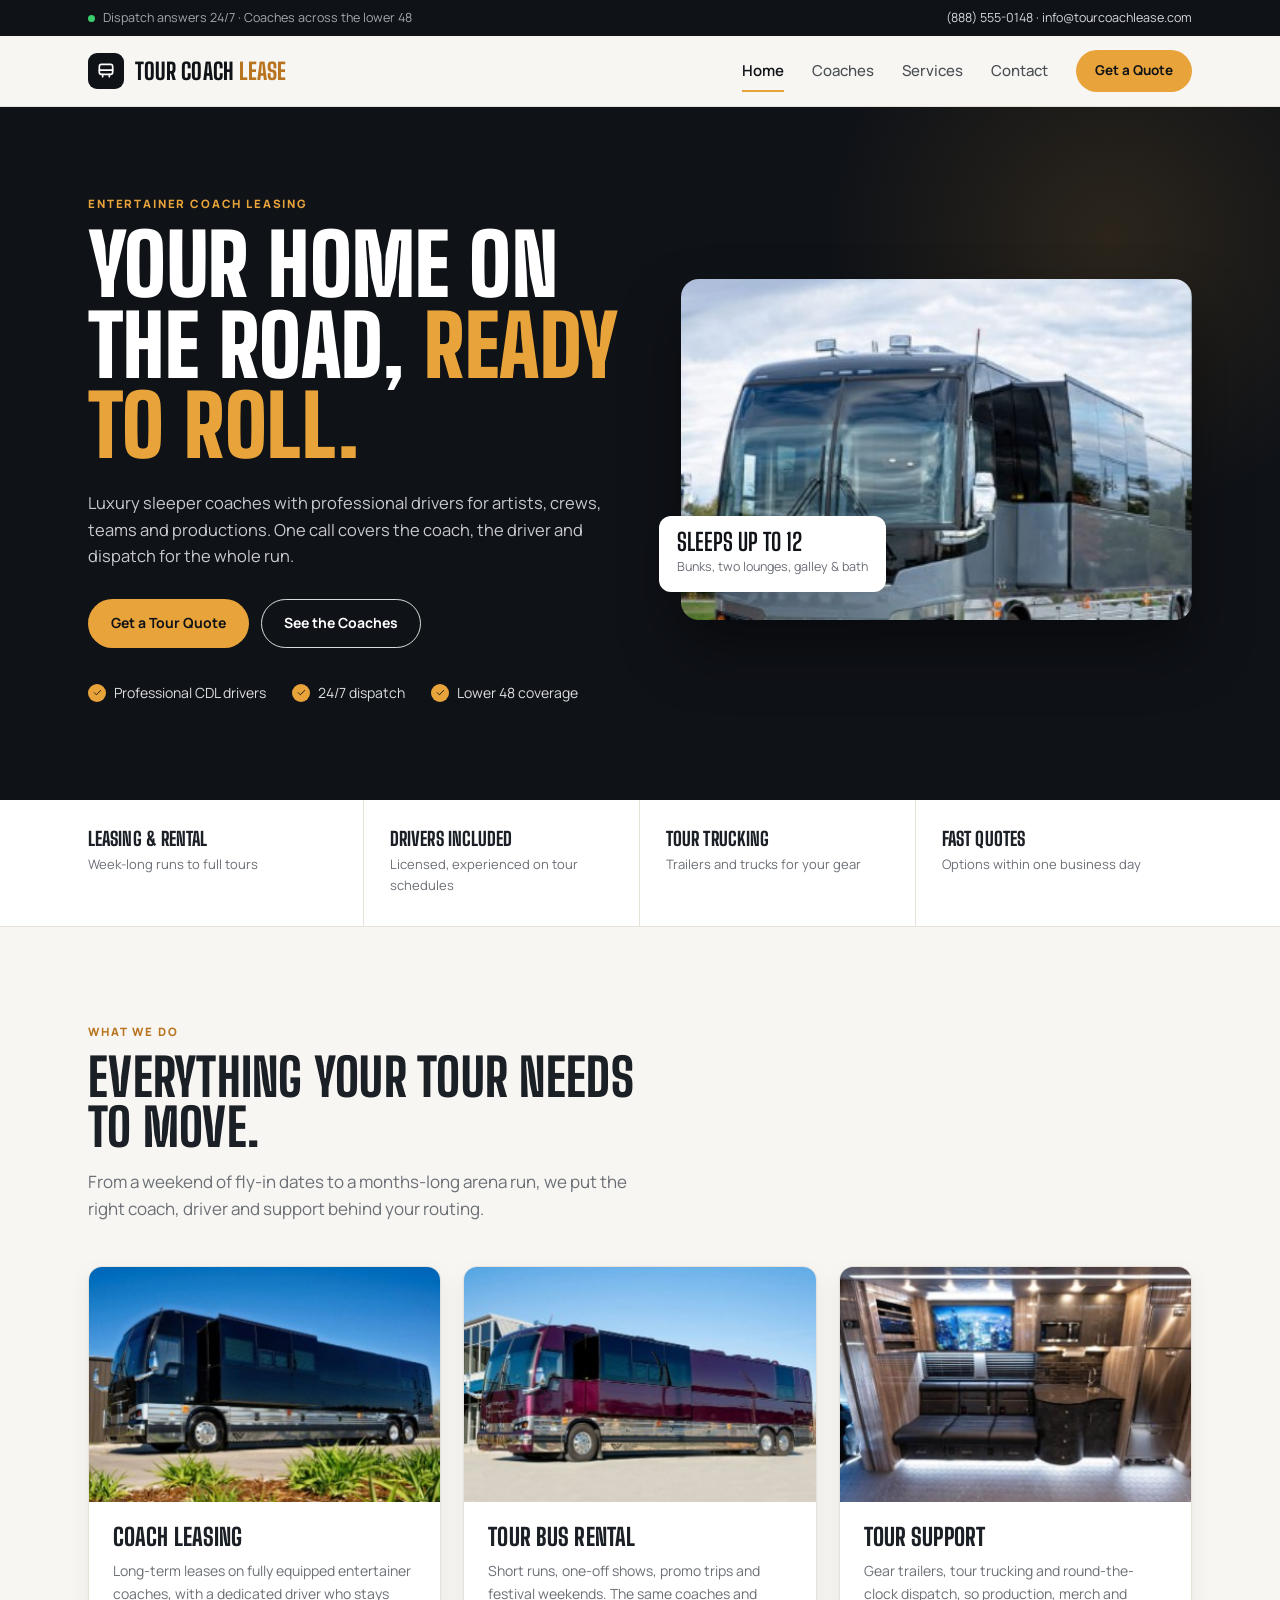
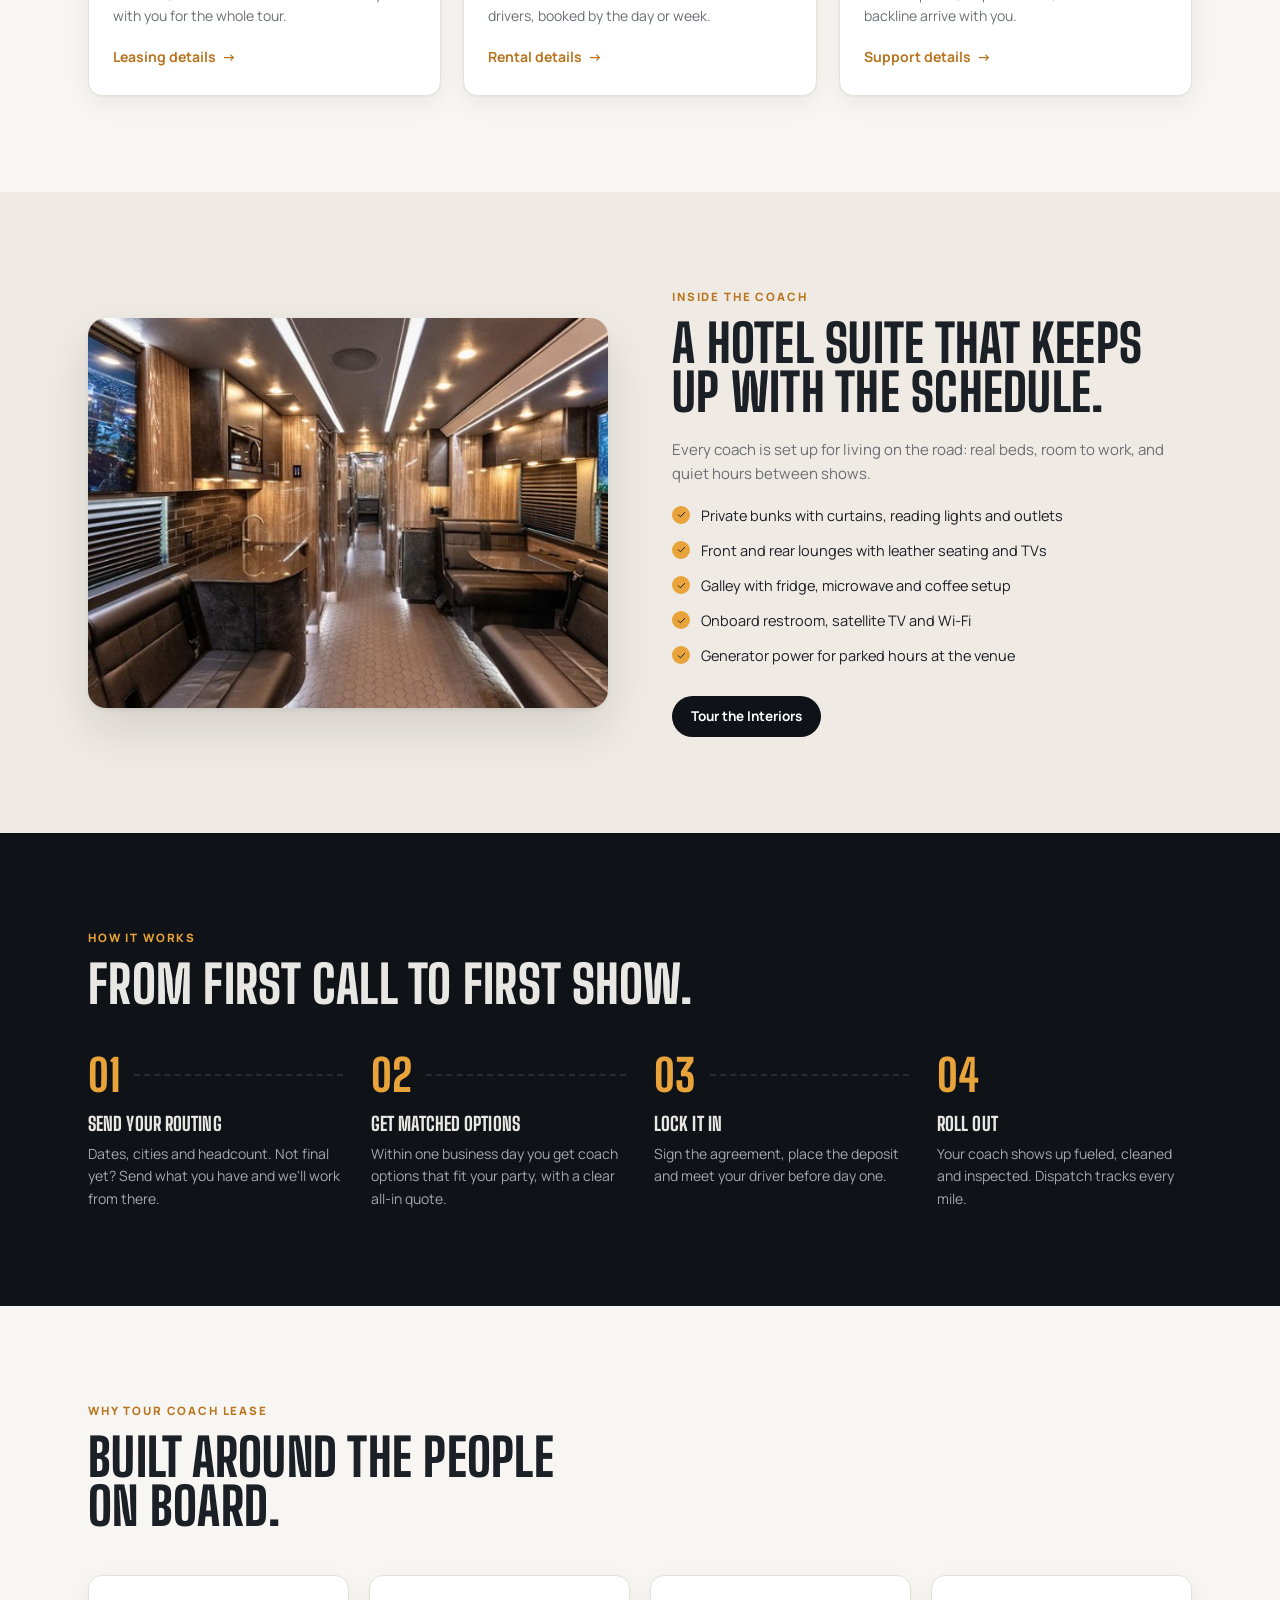
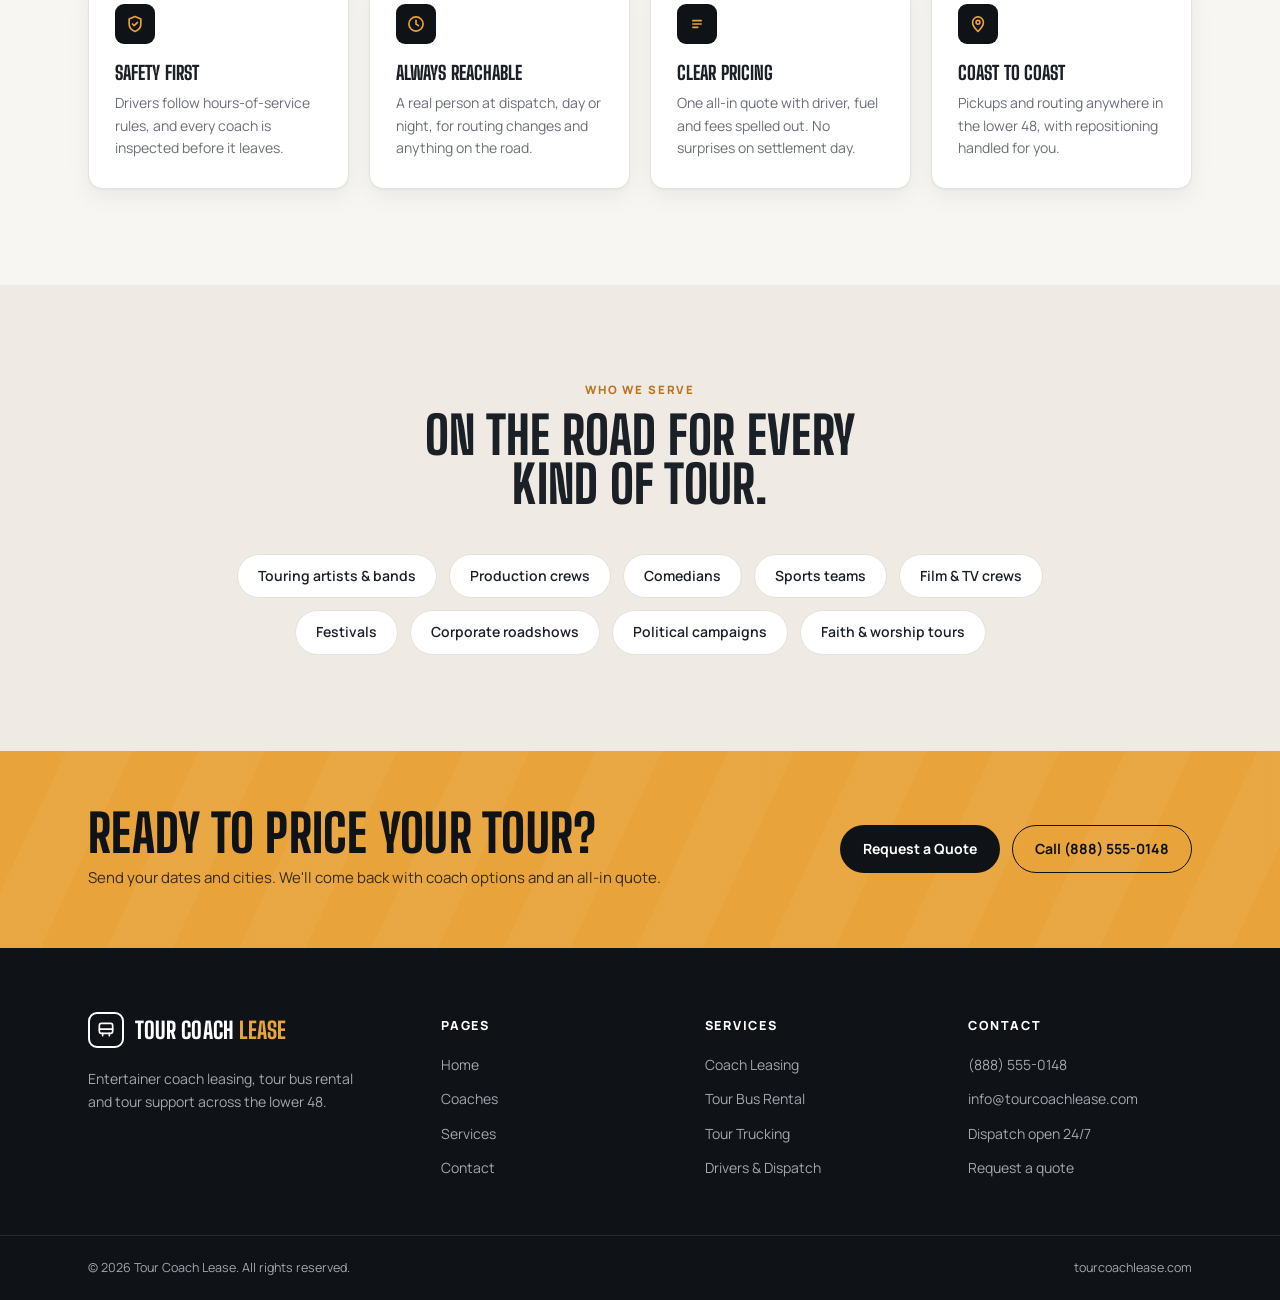
<file: index.html>
<!doctype html>
<html lang="en">
<head>
<meta charset="utf-8">
<meta name="viewport" content="width=device-width, initial-scale=1">
<title>Tour Coach Lease | Entertainer Coach Leasing &amp; Tour Bus Rental</title>
<meta name="description" content="Entertainer coach leasing, tour bus rental and tour support across the lower 48.">
<link rel="preconnect" href="https://fonts.googleapis.com">
<link rel="preconnect" href="https://fonts.gstatic.com" crossorigin>
<link href="https://fonts.googleapis.com/css2?family=Big+Shoulders+Display:wght@700;800;900&family=Manrope:wght@400;500;600;700;800&display=swap" rel="stylesheet">
<link rel="stylesheet" href="assets/css/style.css">
</head>
<body class="page-index">

<div class="topbar">
  <div class="container topbar__inner">
    <span class="topbar__status"><i class="dot"></i>Dispatch answers 24/7 · Coaches across the lower 48</span>
    <span class="topbar__contact"><a href="tel:+18885550148">(888) 555-0148</a> · <a href="mailto:info@tourcoachlease.com">info@tourcoachlease.com</a></span>
  </div>
</div>

<header class="header" id="header">
  <div class="container header__inner">
    <a href="index.html" class="logo" aria-label="Tour Coach Lease home">
      <span class="logo__mark"><svg viewBox="0 0 24 24" fill="none" stroke="currentColor" stroke-width="2" stroke-linecap="round" stroke-linejoin="round"><rect x="4" y="4" width="16" height="12" rx="2.5"/><path d="M4 11h16M8 16v3M16 16v3"/></svg></span>
      <span class="logo__text">TOUR COACH <b>LEASE</b></span>
    </a>
    <nav class="nav" id="nav" aria-label="Main">
              <a href="index.html" class="nav__link is-active">Home</a>
              <a href="coaches.html" class="nav__link">Coaches</a>
              <a href="services.html" class="nav__link">Services</a>
              <a href="contact.html" class="nav__link">Contact</a>
            <a href="contact.html#quote" class="btn btn--accent btn--sm nav__cta">Get a Quote</a>
    </nav>
    <button class="burger" id="burger" aria-label="Open menu" aria-expanded="false"><span></span><span></span><span></span></button>
  </div>
</header>
<main>

<section class="hero">
  <div class="container hero__grid">
    <div class="hero__text">
      <span class="eyebrow anim-in">Entertainer coach leasing</span>
      <h1 class="h1 anim-in d1">Your home on the road, <span class="hl">ready to roll.</span></h1>
      <p class="anim-in d2">Luxury sleeper coaches with professional drivers for artists, crews, teams and productions. One call covers the coach, the driver and dispatch for the whole run.</p>
      <div class="hero__actions anim-in d3">
        <a href="contact.html#quote" class="btn btn--accent">Get a Tour Quote</a>
        <a href="coaches.html" class="btn btn--ghost">See the Coaches</a>
      </div>
      <div class="hero__ticks anim-in d4">
        <span class="tick"><span class="tick__ico"><svg viewBox="0 0 24 24" fill="none" stroke="currentColor" stroke-width="2" stroke-linecap="round" stroke-linejoin="round" aria-hidden="true"><path d="M5 12.5l4.5 4.5L19 7.5"/></svg></span>Professional CDL drivers</span>
        <span class="tick"><span class="tick__ico"><svg viewBox="0 0 24 24" fill="none" stroke="currentColor" stroke-width="2" stroke-linecap="round" stroke-linejoin="round" aria-hidden="true"><path d="M5 12.5l4.5 4.5L19 7.5"/></svg></span>24/7 dispatch</span>
        <span class="tick"><span class="tick__ico"><svg viewBox="0 0 24 24" fill="none" stroke="currentColor" stroke-width="2" stroke-linecap="round" stroke-linejoin="round" aria-hidden="true"><path d="M5 12.5l4.5 4.5L19 7.5"/></svg></span>Lower 48 coverage</span>
      </div>
    </div>
    <div class="hero__media anim-in d3">
      <div class="hero__img"><img src="assets/img/hero-top.jpg" alt="Silver entertainer coach parked outside"></div>
      <div class="hero__badge"><strong>Sleeps up to 12</strong><span>Bunks, two lounges, galley &amp; bath</span></div>
    </div>
  </div>
</section>

<section class="strip">
  <div class="container strip__grid stagger">
    <div class="strip__item"><h3 class="h4">Leasing &amp; Rental</h3><p>Week-long runs to full tours</p></div>
    <div class="strip__item"><h3 class="h4">Drivers Included</h3><p>Licensed, experienced on tour schedules</p></div>
    <div class="strip__item"><h3 class="h4">Tour Trucking</h3><p>Trailers and trucks for your gear</p></div>
    <div class="strip__item"><h3 class="h4">Fast Quotes</h3><p>Options within one business day</p></div>
  </div>
</section>

<section class="section">
  <div class="container">
    <div class="section__head reveal">
      <span class="eyebrow">What we do</span>
      <h2 class="h2">Everything your tour needs<br>to move.</h2>
      <p class="lead">From a weekend of fly-in dates to a months-long arena run, we put the right coach, driver and support behind your routing.</p>
    </div>
    <div class="grid-3 stagger">
      <article class="card">
        <div class="card__img"><img src="assets/img/coach-black.jpg" alt="Black entertainer coach"></div>
        <div class="card__body">
          <h3 class="h3">Coach Leasing</h3>
          <p>Long-term leases on fully equipped entertainer coaches, with a dedicated driver who stays with you for the whole tour.</p>
          <a href="services.html#leasing" class="link-arrow">Leasing details <span>→</span></a>
        </div>
      </article>
      <article class="card">
        <div class="card__img"><img src="assets/img/coach-maroon.jpg" alt="Maroon tour bus"></div>
        <div class="card__body">
          <h3 class="h3">Tour Bus Rental</h3>
          <p>Short runs, one-off shows, promo trips and festival weekends. The same coaches and drivers, booked by the day or week.</p>
          <a href="services.html#rental" class="link-arrow">Rental details <span>→</span></a>
        </div>
      </article>
      <article class="card">
        <div class="card__img"><img src="assets/img/interior-lounge.jpg" alt="Coach lounge interior"></div>
        <div class="card__body">
          <h3 class="h3">Tour Support</h3>
          <p>Gear trailers, tour trucking and round-the-clock dispatch, so production, merch and backline arrive with you.</p>
          <a href="services.html#trucking" class="link-arrow">Support details <span>→</span></a>
        </div>
      </article>
    </div>
  </div>
</section>

<section class="section section--sand">
  <div class="container split">
    <div class="split__media reveal reveal--left"><img src="assets/img/interior-main.jpg" alt="Main lounge and galley inside a coach"></div>
    <div class="split__text reveal reveal--right">
      <span class="eyebrow">Inside the coach</span>
      <h2 class="h2">A hotel suite that keeps up with the schedule.</h2>
      <p>Every coach is set up for living on the road: real beds, room to work, and quiet hours between shows.</p>
      <ul class="checks">
        <li><span class="tick__ico"><svg viewBox="0 0 24 24" fill="none" stroke="currentColor" stroke-width="2" stroke-linecap="round" stroke-linejoin="round" aria-hidden="true"><path d="M5 12.5l4.5 4.5L19 7.5"/></svg></span>Private bunks with curtains, reading lights and outlets</li>
        <li><span class="tick__ico"><svg viewBox="0 0 24 24" fill="none" stroke="currentColor" stroke-width="2" stroke-linecap="round" stroke-linejoin="round" aria-hidden="true"><path d="M5 12.5l4.5 4.5L19 7.5"/></svg></span>Front and rear lounges with leather seating and TVs</li>
        <li><span class="tick__ico"><svg viewBox="0 0 24 24" fill="none" stroke="currentColor" stroke-width="2" stroke-linecap="round" stroke-linejoin="round" aria-hidden="true"><path d="M5 12.5l4.5 4.5L19 7.5"/></svg></span>Galley with fridge, microwave and coffee setup</li>
        <li><span class="tick__ico"><svg viewBox="0 0 24 24" fill="none" stroke="currentColor" stroke-width="2" stroke-linecap="round" stroke-linejoin="round" aria-hidden="true"><path d="M5 12.5l4.5 4.5L19 7.5"/></svg></span>Onboard restroom, satellite TV and Wi-Fi</li>
        <li><span class="tick__ico"><svg viewBox="0 0 24 24" fill="none" stroke="currentColor" stroke-width="2" stroke-linecap="round" stroke-linejoin="round" aria-hidden="true"><path d="M5 12.5l4.5 4.5L19 7.5"/></svg></span>Generator power for parked hours at the venue</li>
      </ul>
      <a href="coaches.html" class="btn btn--dark btn--sm">Tour the Interiors</a>
    </div>
  </div>
</section>

<section class="section section--dark on-dark">
  <div class="container">
    <div class="section__head reveal">
      <span class="eyebrow">How it works</span>
      <h2 class="h2">From first call to first show.</h2>
    </div>
    <div class="steps">
              <div class="step reveal" style="transition-delay:0s">
          <div class="step__num"><span data-count="1">01</span></div>
          <h3 class="h4">Send your routing</h3>
          <p>Dates, cities and headcount. Not final yet? Send what you have and we'll work from there.</p>
        </div>
              <div class="step reveal" style="transition-delay:0.12s">
          <div class="step__num"><span data-count="2">02</span></div>
          <h3 class="h4">Get matched options</h3>
          <p>Within one business day you get coach options that fit your party, with a clear all-in quote.</p>
        </div>
              <div class="step reveal" style="transition-delay:0.24s">
          <div class="step__num"><span data-count="3">03</span></div>
          <h3 class="h4">Lock it in</h3>
          <p>Sign the agreement, place the deposit and meet your driver before day one.</p>
        </div>
              <div class="step reveal" style="transition-delay:0.36s">
          <div class="step__num"><span data-count="4">04</span></div>
          <h3 class="h4">Roll out</h3>
          <p>Your coach shows up fueled, cleaned and inspected. Dispatch tracks every mile.</p>
        </div>
          </div>
  </div>
</section>

<section class="section">
  <div class="container">
    <div class="section__head reveal">
      <span class="eyebrow">Why Tour Coach Lease</span>
      <h2 class="h2">Built around the people<br>on board.</h2>
    </div>
    <div class="grid-4 stagger">
      <div class="feature"><div class="ico"><svg viewBox="0 0 24 24" fill="none" stroke="currentColor" stroke-width="2" stroke-linecap="round" stroke-linejoin="round" aria-hidden="true"><path d="M12 3l7 3v6c0 4.5-3 7.5-7 9-4-1.5-7-4.5-7-9V6l7-3z"/><path d="M9 12l2 2 4-4"/></svg></div><h3 class="h4">Safety first</h3><p>Drivers follow hours-of-service rules, and every coach is inspected before it leaves.</p></div>
      <div class="feature"><div class="ico"><svg viewBox="0 0 24 24" fill="none" stroke="currentColor" stroke-width="2" stroke-linecap="round" stroke-linejoin="round" aria-hidden="true"><circle cx="12" cy="12" r="8.5"/><path d="M12 7.5V12l3 2"/></svg></div><h3 class="h4">Always reachable</h3><p>A real person at dispatch, day or night, for routing changes and anything on the road.</p></div>
      <div class="feature"><div class="ico"><svg viewBox="0 0 24 24" fill="none" stroke="currentColor" stroke-width="2" stroke-linecap="round" stroke-linejoin="round" aria-hidden="true"><path d="M7 8h10M7 12h10M7 16h6"/></svg></div><h3 class="h4">Clear pricing</h3><p>One all-in quote with driver, fuel and fees spelled out. No surprises on settlement day.</p></div>
      <div class="feature"><div class="ico"><svg viewBox="0 0 24 24" fill="none" stroke="currentColor" stroke-width="2" stroke-linecap="round" stroke-linejoin="round" aria-hidden="true"><path d="M12 21s-6.5-6-6.5-11a6.5 6.5 0 0113 0c0 5-6.5 11-6.5 11z"/><circle cx="12" cy="10" r="2.3"/></svg></div><h3 class="h4">Coast to coast</h3><p>Pickups and routing anywhere in the lower 48, with repositioning handled for you.</p></div>
    </div>
  </div>
</section>

<section class="section section--sand">
  <div class="container">
    <div class="section__head section__head--center reveal">
      <span class="eyebrow">Who we serve</span>
      <h2 class="h2">On the road for every<br>kind of tour.</h2>
    </div>
    <div class="pills stagger">
              <span class="pill">Touring artists &amp; bands</span>
              <span class="pill">Production crews</span>
              <span class="pill">Comedians</span>
              <span class="pill">Sports teams</span>
              <span class="pill">Film &amp; TV crews</span>
              <span class="pill">Festivals</span>
              <span class="pill">Corporate roadshows</span>
              <span class="pill">Political campaigns</span>
              <span class="pill">Faith &amp; worship tours</span>
          </div>
  </div>
</section>

<section class="cta">
  <div class="container cta__inner reveal">
    <div>
      <h2 class="h2">Ready to price your tour?</h2>
      <p>Send your dates and cities. We&#039;ll come back with coach options and an all-in quote.</p>
    </div>
    <div class="cta__actions">
      <a href="contact.html#quote" class="btn btn--dark">Request a Quote</a>
      <a href="tel:+18885550148" class="btn btn--outline-dark">Call (888) 555-0148</a>
    </div>
  </div>
</section>
</main>

<footer class="footer">
  <div class="container footer__grid">
    <div class="footer__brand">
      <a href="index.html" class="logo logo--light">
        <span class="logo__mark"><svg viewBox="0 0 24 24" fill="none" stroke="currentColor" stroke-width="2" stroke-linecap="round" stroke-linejoin="round"><rect x="4" y="4" width="16" height="12" rx="2.5"/><path d="M4 11h16M8 16v3M16 16v3"/></svg></span>
        <span class="logo__text">TOUR COACH <b>LEASE</b></span>
      </a>
      <p>Entertainer coach leasing, tour bus rental and tour support across the lower 48.</p>
    </div>
    <div>
      <h4>Pages</h4>
      <ul><li><a href="index.html">Home</a></li><li><a href="coaches.html">Coaches</a></li><li><a href="services.html">Services</a></li><li><a href="contact.html">Contact</a></li></ul>
    </div>
    <div>
      <h4>Services</h4>
      <ul>
        <li><a href="services.html#leasing">Coach Leasing</a></li>
        <li><a href="services.html#rental">Tour Bus Rental</a></li>
        <li><a href="services.html#trucking">Tour Trucking</a></li>
        <li><a href="services.html#drivers">Drivers &amp; Dispatch</a></li>
      </ul>
    </div>
    <div>
      <h4>Contact</h4>
      <ul>
        <li><a href="tel:+18885550148">(888) 555-0148</a></li>
        <li><a href="mailto:info@tourcoachlease.com">info@tourcoachlease.com</a></li>
        <li>Dispatch open 24/7</li>
        <li><a href="contact.html#quote">Request a quote</a></li>
      </ul>
    </div>
  </div>
  <div class="footer__bottom">
    <div class="container footer__bottom-inner">
      <span>© 2026 Tour Coach Lease. All rights reserved.</span>
      <span>tourcoachlease.com</span>
    </div>
  </div>
</footer>

<button class="to-top" id="toTop" aria-label="Back to top"><svg viewBox="0 0 24 24" fill="none" stroke="currentColor" stroke-width="2.4" stroke-linecap="round" stroke-linejoin="round"><path d="M6 15l6-6 6 6"/></svg></button>
<script src="assets/js/main.js"></script>
</body>
</html>
</file>
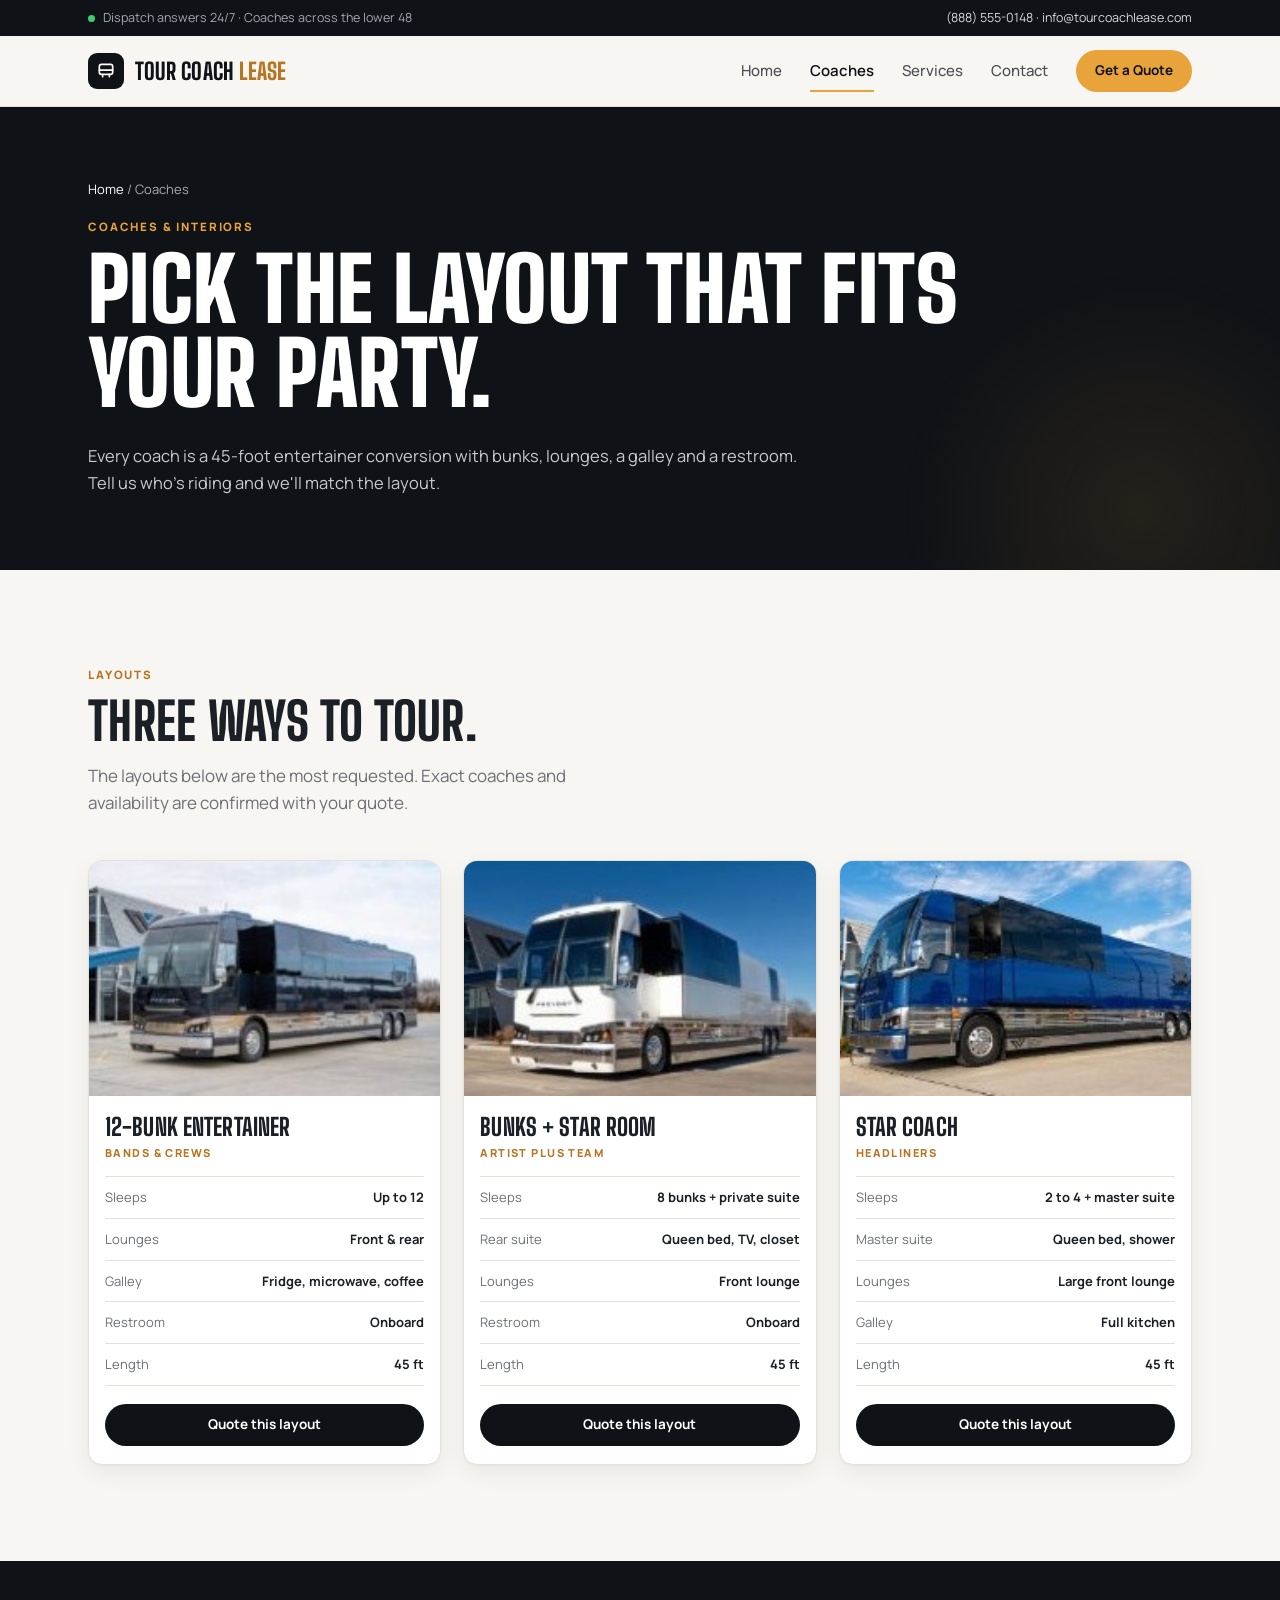
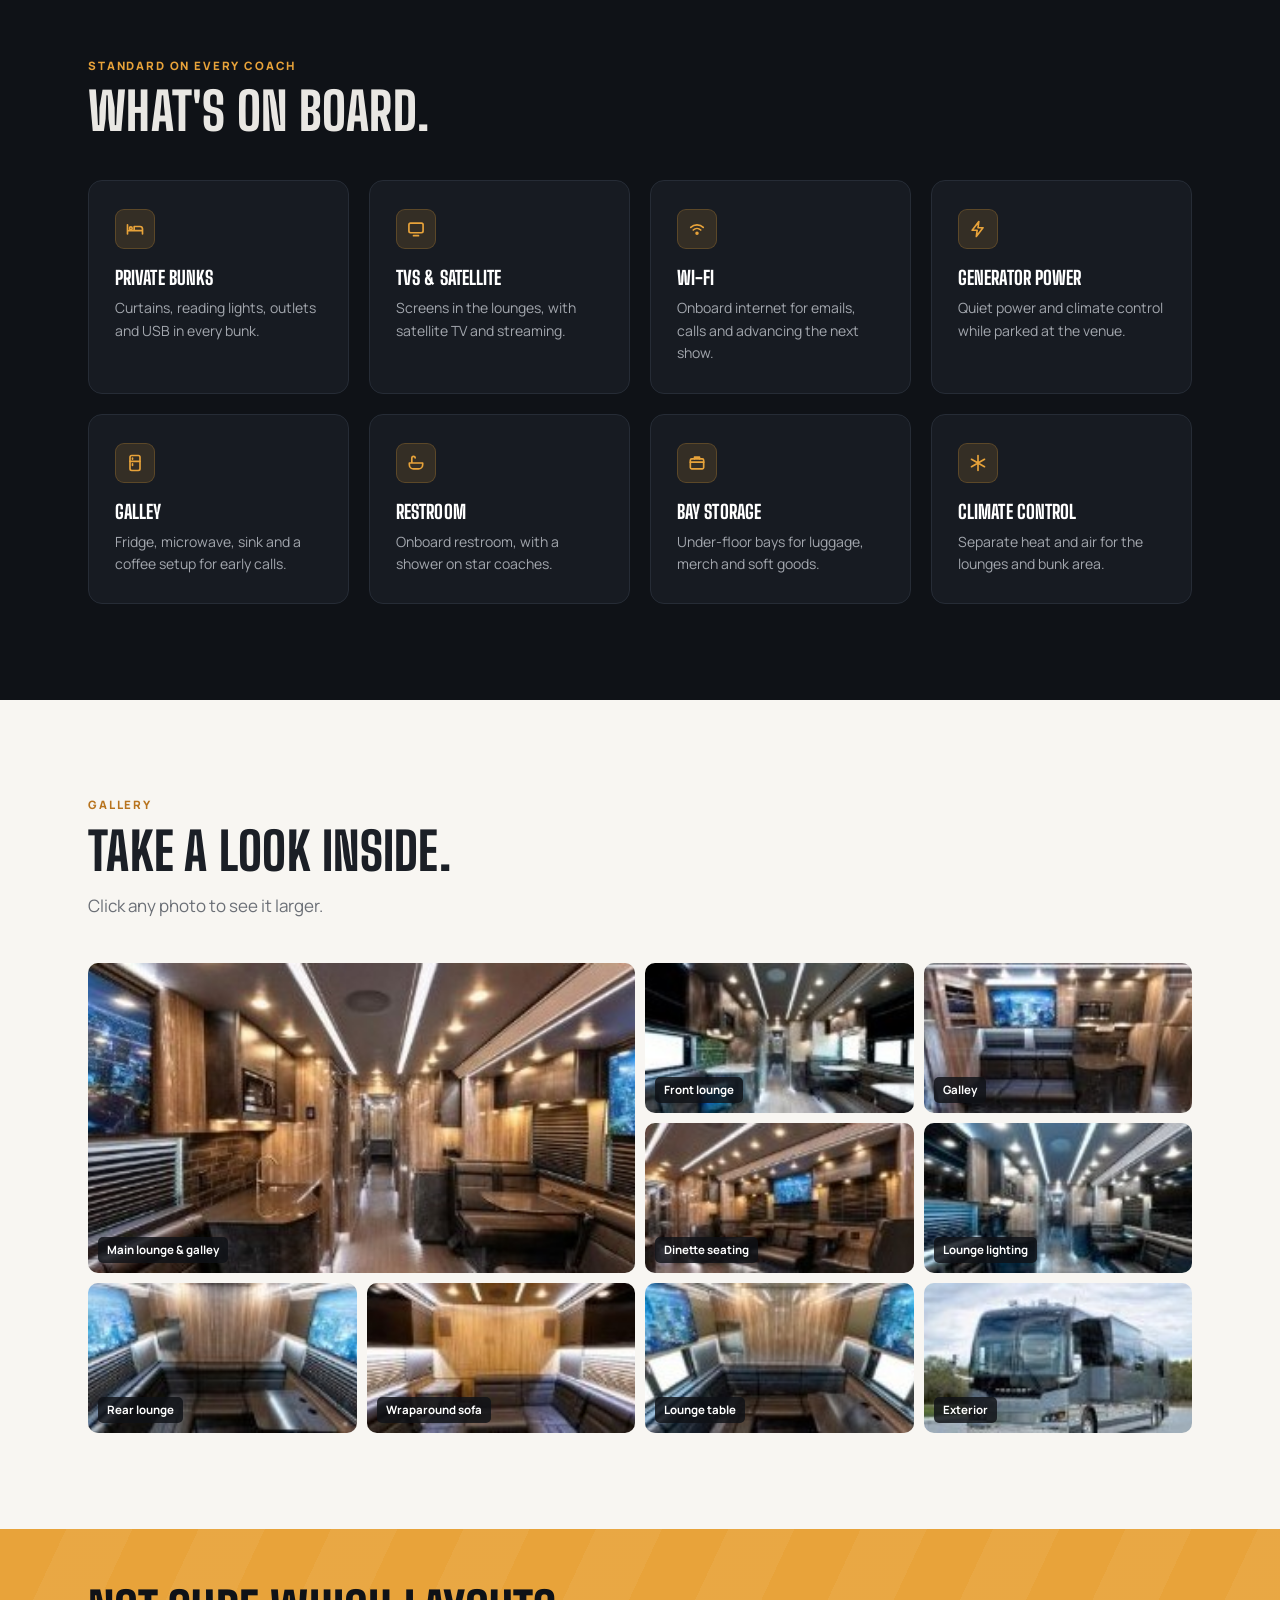
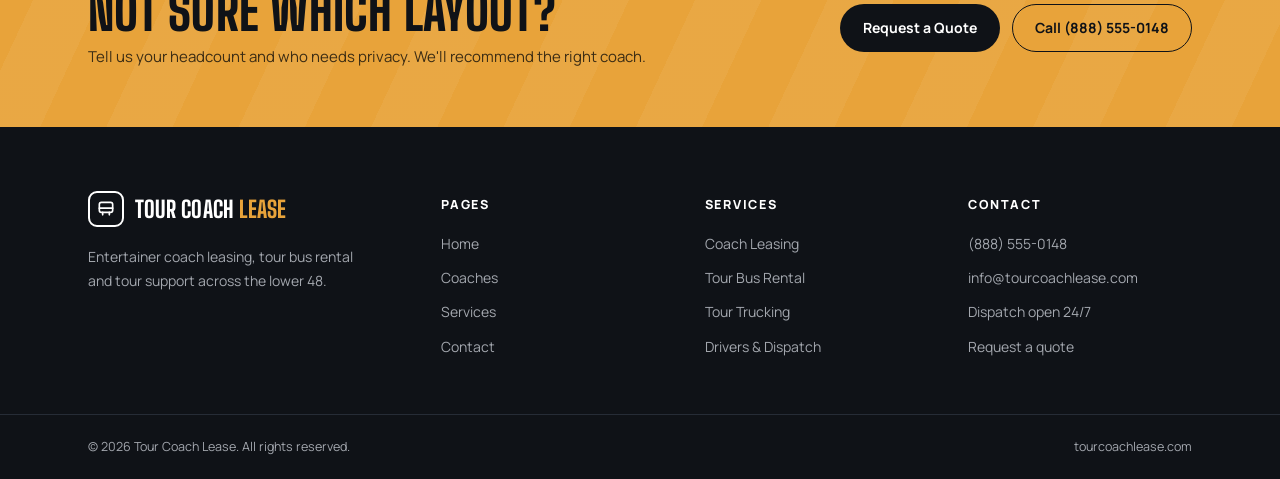
<file: coaches.html>
<!doctype html>
<html lang="en">
<head>
<meta charset="utf-8">
<meta name="viewport" content="width=device-width, initial-scale=1">
<title>Coaches &amp; Interiors | Tour Coach Lease</title>
<meta name="description" content="Three entertainer coach layouts: 12-bunk, bunks plus star room, and star coach. See the interiors.">
<link rel="preconnect" href="https://fonts.googleapis.com">
<link rel="preconnect" href="https://fonts.gstatic.com" crossorigin>
<link href="https://fonts.googleapis.com/css2?family=Big+Shoulders+Display:wght@700;800;900&family=Manrope:wght@400;500;600;700;800&display=swap" rel="stylesheet">
<link rel="stylesheet" href="assets/css/style.css">
</head>
<body class="page-coaches">

<div class="topbar">
  <div class="container topbar__inner">
    <span class="topbar__status"><i class="dot"></i>Dispatch answers 24/7 · Coaches across the lower 48</span>
    <span class="topbar__contact"><a href="tel:+18885550148">(888) 555-0148</a> · <a href="mailto:info@tourcoachlease.com">info@tourcoachlease.com</a></span>
  </div>
</div>

<header class="header" id="header">
  <div class="container header__inner">
    <a href="index.html" class="logo" aria-label="Tour Coach Lease home">
      <span class="logo__mark"><svg viewBox="0 0 24 24" fill="none" stroke="currentColor" stroke-width="2" stroke-linecap="round" stroke-linejoin="round"><rect x="4" y="4" width="16" height="12" rx="2.5"/><path d="M4 11h16M8 16v3M16 16v3"/></svg></span>
      <span class="logo__text">TOUR COACH <b>LEASE</b></span>
    </a>
    <nav class="nav" id="nav" aria-label="Main">
              <a href="index.html" class="nav__link">Home</a>
              <a href="coaches.html" class="nav__link is-active">Coaches</a>
              <a href="services.html" class="nav__link">Services</a>
              <a href="contact.html" class="nav__link">Contact</a>
            <a href="contact.html#quote" class="btn btn--accent btn--sm nav__cta">Get a Quote</a>
    </nav>
    <button class="burger" id="burger" aria-label="Open menu" aria-expanded="false"><span></span><span></span><span></span></button>
  </div>
</header>
<main>

<section class="page-hero">
  <div class="container">
    <div class="crumbs anim-in"><a href="index.html">Home</a> / Coaches</div>
    <span class="eyebrow anim-in d1">Coaches &amp; interiors</span>
    <h1 class="h1 anim-in d2">Pick the layout that fits your party.</h1>
    <p class="anim-in d3">Every coach is a 45-foot entertainer conversion with bunks, lounges, a galley and a restroom. Tell us who's riding and we'll match the layout.</p>
  </div>
</section>

<section class="section">
  <div class="container">
    <div class="section__head reveal">
      <span class="eyebrow">Layouts</span>
      <h2 class="h2">Three ways to tour.</h2>
      <p class="lead">The layouts below are the most requested. Exact coaches and availability are confirmed with your quote.</p>
    </div>
    <div class="grid-3 stagger">
            <article class="card coach">
        <div class="card__img"><img src="assets/img/fleet-silver.jpg" alt="12-Bunk Entertainer coach exterior"></div>
        <div class="card__body">
          <h3 class="h3">12-Bunk Entertainer</h3>
          <span class="coach__tag">Bands &amp; crews</span>
          <ul class="specs">
            <li><span>Sleeps</span><strong>Up to 12</strong></li><li><span>Lounges</span><strong>Front &amp; rear</strong></li><li><span>Galley</span><strong>Fridge, microwave, coffee</strong></li><li><span>Restroom</span><strong>Onboard</strong></li><li><span>Length</span><strong>45 ft</strong></li>          </ul>
          <a href="contact.html?service=leasing&amp;layout=12-Bunk+Entertainer#quote" class="btn btn--dark btn--sm btn--block">Quote this layout</a>
        </div>
      </article>
            <article class="card coach">
        <div class="card__img"><img src="assets/img/fleet-white.jpg" alt="Bunks + Star Room coach exterior"></div>
        <div class="card__body">
          <h3 class="h3">Bunks + Star Room</h3>
          <span class="coach__tag">Artist plus team</span>
          <ul class="specs">
            <li><span>Sleeps</span><strong>8 bunks + private suite</strong></li><li><span>Rear suite</span><strong>Queen bed, TV, closet</strong></li><li><span>Lounges</span><strong>Front lounge</strong></li><li><span>Restroom</span><strong>Onboard</strong></li><li><span>Length</span><strong>45 ft</strong></li>          </ul>
          <a href="contact.html?service=leasing&amp;layout=Bunks+%2B+Star+Room#quote" class="btn btn--dark btn--sm btn--block">Quote this layout</a>
        </div>
      </article>
            <article class="card coach">
        <div class="card__img"><img src="assets/img/fleet-blue.jpg" alt="Star Coach coach exterior"></div>
        <div class="card__body">
          <h3 class="h3">Star Coach</h3>
          <span class="coach__tag">Headliners</span>
          <ul class="specs">
            <li><span>Sleeps</span><strong>2 to 4 + master suite</strong></li><li><span>Master suite</span><strong>Queen bed, shower</strong></li><li><span>Lounges</span><strong>Large front lounge</strong></li><li><span>Galley</span><strong>Full kitchen</strong></li><li><span>Length</span><strong>45 ft</strong></li>          </ul>
          <a href="contact.html?service=leasing&amp;layout=Star+Coach#quote" class="btn btn--dark btn--sm btn--block">Quote this layout</a>
        </div>
      </article>
          </div>
  </div>
</section>

<section class="section section--dark on-dark">
  <div class="container">
    <div class="section__head reveal">
      <span class="eyebrow">Standard on every coach</span>
      <h2 class="h2">What's on board.</h2>
    </div>
    <div class="grid-4 stagger">
              <div class="feature feature--dark"><div class="ico ico--soft"><svg viewBox="0 0 24 24" fill="none" stroke="currentColor" stroke-width="2" stroke-linecap="round" stroke-linejoin="round" aria-hidden="true"><path d="M3 18V7M3 14h18v4M21 14v-2a3 3 0 00-3-3h-7v5"/><circle cx="7" cy="11" r="1.6"/></svg></div><h3 class="h4">Private bunks</h3><p>Curtains, reading lights, outlets and USB in every bunk.</p></div>
              <div class="feature feature--dark"><div class="ico ico--soft"><svg viewBox="0 0 24 24" fill="none" stroke="currentColor" stroke-width="2" stroke-linecap="round" stroke-linejoin="round" aria-hidden="true"><rect x="3.5" y="5" width="17" height="11.5" rx="2"/><path d="M9 20h6"/></svg></div><h3 class="h4">TVs &amp; satellite</h3><p>Screens in the lounges, with satellite TV and streaming.</p></div>
              <div class="feature feature--dark"><div class="ico ico--soft"><svg viewBox="0 0 24 24" fill="none" stroke="currentColor" stroke-width="2" stroke-linecap="round" stroke-linejoin="round" aria-hidden="true"><path d="M4.5 10a11 11 0 0115 0M7.5 13.2a6.5 6.5 0 019 0"/><circle cx="12" cy="17" r="1.1"/></svg></div><h3 class="h4">Wi-Fi</h3><p>Onboard internet for emails, calls and advancing the next show.</p></div>
              <div class="feature feature--dark"><div class="ico ico--soft"><svg viewBox="0 0 24 24" fill="none" stroke="currentColor" stroke-width="2" stroke-linecap="round" stroke-linejoin="round" aria-hidden="true"><path d="M13 3L5 13.5h6L10 21l8-10.5h-6L13 3z"/></svg></div><h3 class="h4">Generator power</h3><p>Quiet power and climate control while parked at the venue.</p></div>
              <div class="feature feature--dark"><div class="ico ico--soft"><svg viewBox="0 0 24 24" fill="none" stroke="currentColor" stroke-width="2" stroke-linecap="round" stroke-linejoin="round" aria-hidden="true"><rect x="6" y="3" width="12" height="18" rx="2"/><path d="M6 10h12M9 6v1.5M9 13v2"/></svg></div><h3 class="h4">Galley</h3><p>Fridge, microwave, sink and a coffee setup for early calls.</p></div>
              <div class="feature feature--dark"><div class="ico ico--soft"><svg viewBox="0 0 24 24" fill="none" stroke="currentColor" stroke-width="2" stroke-linecap="round" stroke-linejoin="round" aria-hidden="true"><path d="M4 12h16v2a5 5 0 01-5 5H9a5 5 0 01-5-5v-2zM7 12V6a2 2 0 014 0"/></svg></div><h3 class="h4">Restroom</h3><p>Onboard restroom, with a shower on star coaches.</p></div>
              <div class="feature feature--dark"><div class="ico ico--soft"><svg viewBox="0 0 24 24" fill="none" stroke="currentColor" stroke-width="2" stroke-linecap="round" stroke-linejoin="round" aria-hidden="true"><rect x="4" y="7" width="16" height="12" rx="1.6"/><path d="M9 7V5h6v2M4 11h16"/></svg></div><h3 class="h4">Bay storage</h3><p>Under-floor bays for luggage, merch and soft goods.</p></div>
              <div class="feature feature--dark"><div class="ico ico--soft"><svg viewBox="0 0 24 24" fill="none" stroke="currentColor" stroke-width="2" stroke-linecap="round" stroke-linejoin="round" aria-hidden="true"><path d="M12 3v18M4.2 7.5l15.6 9M4.2 16.5l15.6-9"/></svg></div><h3 class="h4">Climate control</h3><p>Separate heat and air for the lounges and bunk area.</p></div>
          </div>
  </div>
</section>

<section class="section">
  <div class="container">
    <div class="section__head reveal">
      <span class="eyebrow">Gallery</span>
      <h2 class="h2">Take a look inside.</h2>
      <p class="lead">Click any photo to see it larger.</p>
    </div>
    <div class="gallery stagger">
              <figure class="gallery__item gallery__item--big" data-caption="Main lounge &amp; galley" data-full="assets/img/interior-main.jpg" tabindex="0">
          <img src="assets/img/g-main.jpg" alt="Main lounge &amp; galley" loading="lazy">
          <figcaption>Main lounge &amp; galley</figcaption>
        </figure>
              <figure class="gallery__item" data-caption="Front lounge" data-full="assets/img/g-front.jpg" tabindex="0">
          <img src="assets/img/g-front.jpg" alt="Front lounge" loading="lazy">
          <figcaption>Front lounge</figcaption>
        </figure>
              <figure class="gallery__item" data-caption="Galley" data-full="assets/img/g-galley.jpg" tabindex="0">
          <img src="assets/img/g-galley.jpg" alt="Galley" loading="lazy">
          <figcaption>Galley</figcaption>
        </figure>
              <figure class="gallery__item" data-caption="Dinette seating" data-full="assets/img/svc-interior.jpg" tabindex="0">
          <img src="assets/img/g-dinette.jpg" alt="Dinette seating" loading="lazy">
          <figcaption>Dinette seating</figcaption>
        </figure>
              <figure class="gallery__item" data-caption="Lounge lighting" data-full="assets/img/g-lighting.jpg" tabindex="0">
          <img src="assets/img/g-lighting.jpg" alt="Lounge lighting" loading="lazy">
          <figcaption>Lounge lighting</figcaption>
        </figure>
              <figure class="gallery__item" data-caption="Rear lounge" data-full="assets/img/g-rear.jpg" tabindex="0">
          <img src="assets/img/g-rear.jpg" alt="Rear lounge" loading="lazy">
          <figcaption>Rear lounge</figcaption>
        </figure>
              <figure class="gallery__item" data-caption="Wraparound sofa" data-full="assets/img/g-wrap.jpg" tabindex="0">
          <img src="assets/img/g-wrap.jpg" alt="Wraparound sofa" loading="lazy">
          <figcaption>Wraparound sofa</figcaption>
        </figure>
              <figure class="gallery__item" data-caption="Lounge table" data-full="assets/img/g-table.jpg" tabindex="0">
          <img src="assets/img/g-table.jpg" alt="Lounge table" loading="lazy">
          <figcaption>Lounge table</figcaption>
        </figure>
              <figure class="gallery__item" data-caption="Exterior" data-full="assets/img/hero-top.jpg" tabindex="0">
          <img src="assets/img/g-exterior.jpg" alt="Exterior" loading="lazy">
          <figcaption>Exterior</figcaption>
        </figure>
          </div>
  </div>
</section>

<section class="cta">
  <div class="container cta__inner reveal">
    <div>
      <h2 class="h2">Not sure which layout?</h2>
      <p>Tell us your headcount and who needs privacy. We&#039;ll recommend the right coach.</p>
    </div>
    <div class="cta__actions">
      <a href="contact.html#quote" class="btn btn--dark">Request a Quote</a>
      <a href="tel:+18885550148" class="btn btn--outline-dark">Call (888) 555-0148</a>
    </div>
  </div>
</section>
</main>

<footer class="footer">
  <div class="container footer__grid">
    <div class="footer__brand">
      <a href="index.html" class="logo logo--light">
        <span class="logo__mark"><svg viewBox="0 0 24 24" fill="none" stroke="currentColor" stroke-width="2" stroke-linecap="round" stroke-linejoin="round"><rect x="4" y="4" width="16" height="12" rx="2.5"/><path d="M4 11h16M8 16v3M16 16v3"/></svg></span>
        <span class="logo__text">TOUR COACH <b>LEASE</b></span>
      </a>
      <p>Entertainer coach leasing, tour bus rental and tour support across the lower 48.</p>
    </div>
    <div>
      <h4>Pages</h4>
      <ul><li><a href="index.html">Home</a></li><li><a href="coaches.html">Coaches</a></li><li><a href="services.html">Services</a></li><li><a href="contact.html">Contact</a></li></ul>
    </div>
    <div>
      <h4>Services</h4>
      <ul>
        <li><a href="services.html#leasing">Coach Leasing</a></li>
        <li><a href="services.html#rental">Tour Bus Rental</a></li>
        <li><a href="services.html#trucking">Tour Trucking</a></li>
        <li><a href="services.html#drivers">Drivers &amp; Dispatch</a></li>
      </ul>
    </div>
    <div>
      <h4>Contact</h4>
      <ul>
        <li><a href="tel:+18885550148">(888) 555-0148</a></li>
        <li><a href="mailto:info@tourcoachlease.com">info@tourcoachlease.com</a></li>
        <li>Dispatch open 24/7</li>
        <li><a href="contact.html#quote">Request a quote</a></li>
      </ul>
    </div>
  </div>
  <div class="footer__bottom">
    <div class="container footer__bottom-inner">
      <span>© 2026 Tour Coach Lease. All rights reserved.</span>
      <span>tourcoachlease.com</span>
    </div>
  </div>
</footer>

<button class="to-top" id="toTop" aria-label="Back to top"><svg viewBox="0 0 24 24" fill="none" stroke="currentColor" stroke-width="2.4" stroke-linecap="round" stroke-linejoin="round"><path d="M6 15l6-6 6 6"/></svg></button>
<script src="assets/js/main.js"></script>
</body>
</html>
</file>
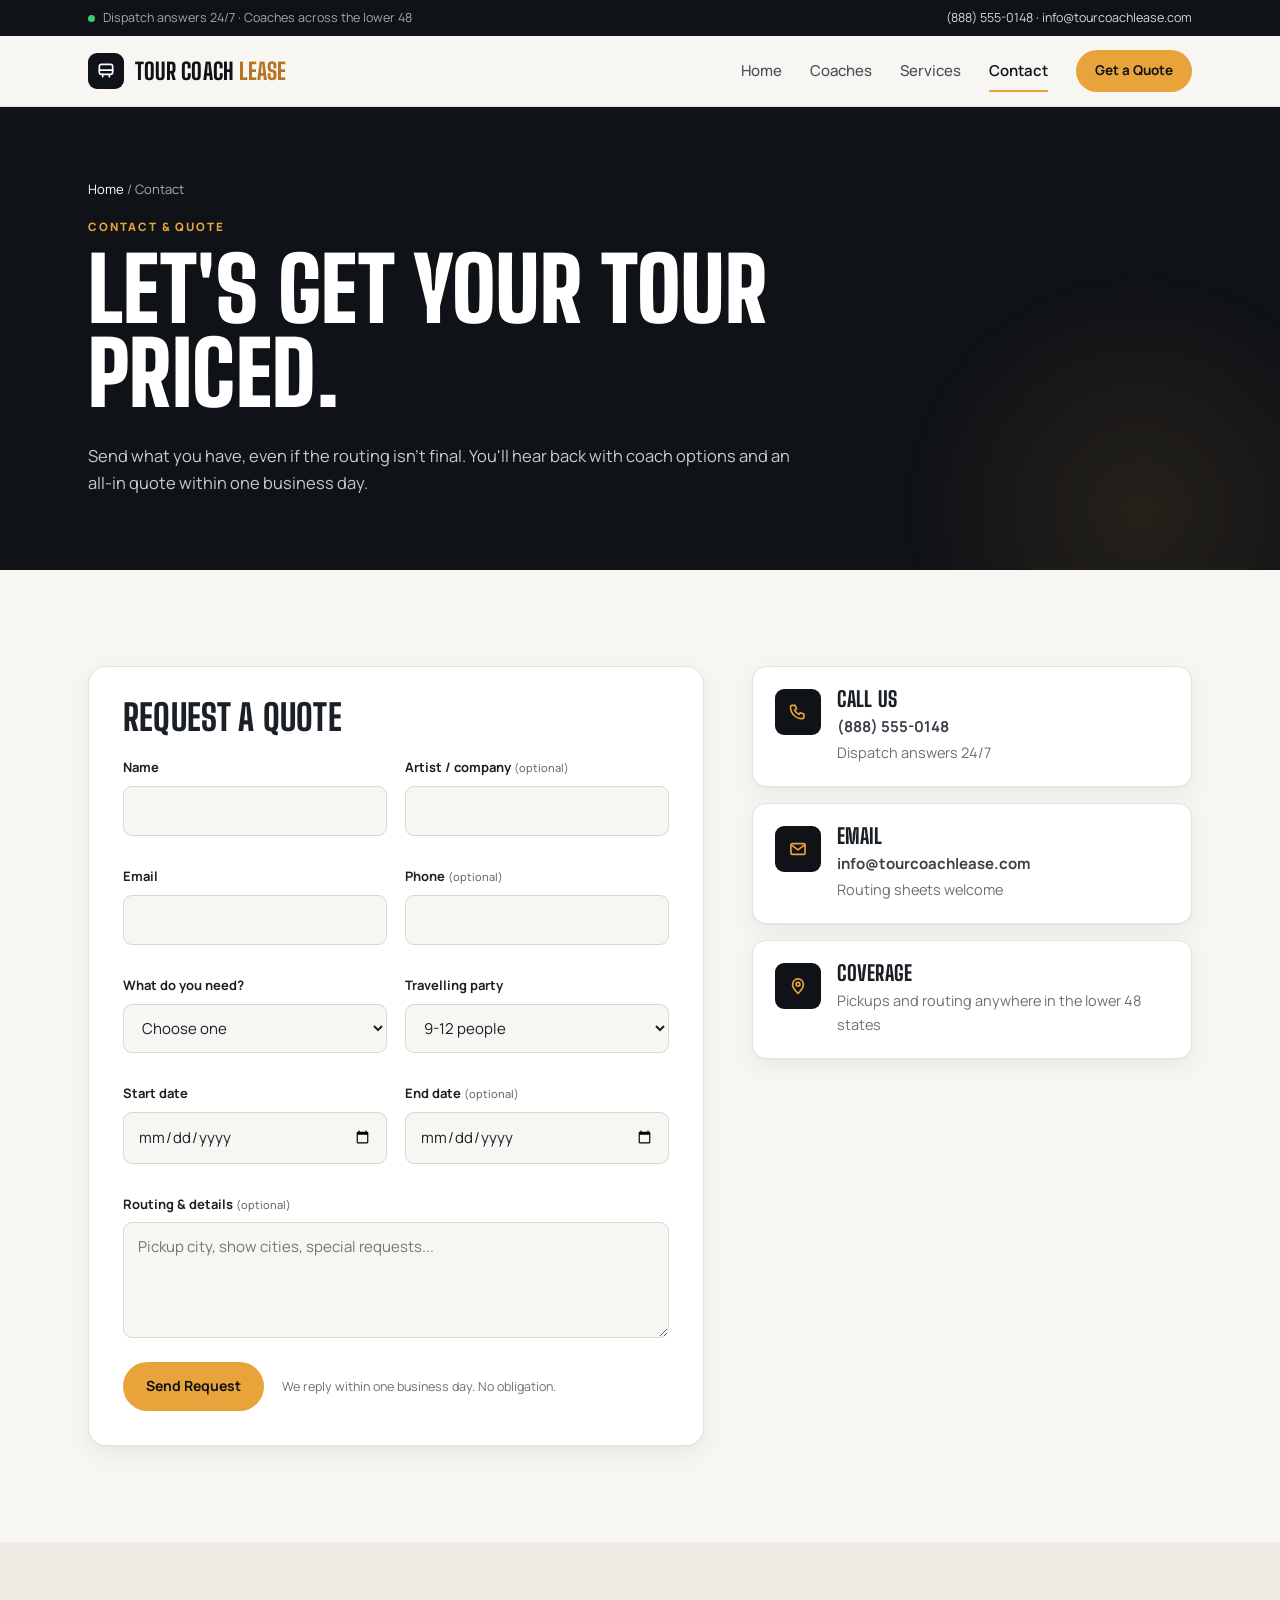
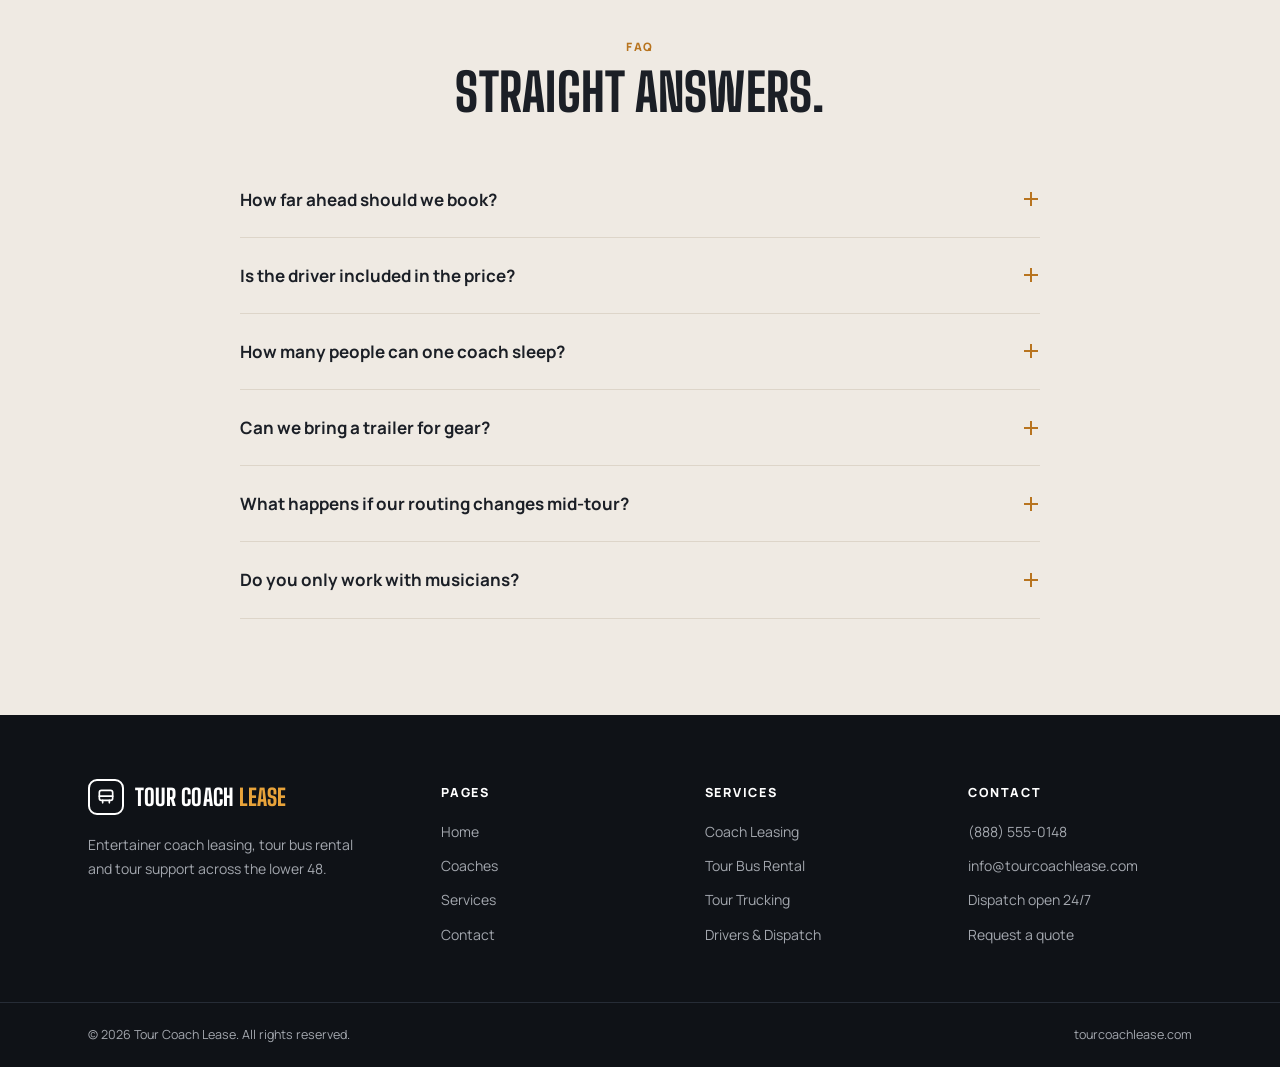
<file: contact.html>
<!doctype html>
<html lang="en">
<head>
<meta charset="utf-8">
<meta name="viewport" content="width=device-width, initial-scale=1">
<title>Contact &amp; Quote | Tour Coach Lease</title>
<meta name="description" content="Request an all-in tour coach quote. Reply within one business day.">
<link rel="preconnect" href="https://fonts.googleapis.com">
<link rel="preconnect" href="https://fonts.gstatic.com" crossorigin>
<link href="https://fonts.googleapis.com/css2?family=Big+Shoulders+Display:wght@700;800;900&family=Manrope:wght@400;500;600;700;800&display=swap" rel="stylesheet">
<link rel="stylesheet" href="assets/css/style.css">
</head>
<body class="page-contact">

<div class="topbar">
  <div class="container topbar__inner">
    <span class="topbar__status"><i class="dot"></i>Dispatch answers 24/7 · Coaches across the lower 48</span>
    <span class="topbar__contact"><a href="tel:+18885550148">(888) 555-0148</a> · <a href="mailto:info@tourcoachlease.com">info@tourcoachlease.com</a></span>
  </div>
</div>

<header class="header" id="header">
  <div class="container header__inner">
    <a href="index.html" class="logo" aria-label="Tour Coach Lease home">
      <span class="logo__mark"><svg viewBox="0 0 24 24" fill="none" stroke="currentColor" stroke-width="2" stroke-linecap="round" stroke-linejoin="round"><rect x="4" y="4" width="16" height="12" rx="2.5"/><path d="M4 11h16M8 16v3M16 16v3"/></svg></span>
      <span class="logo__text">TOUR COACH <b>LEASE</b></span>
    </a>
    <nav class="nav" id="nav" aria-label="Main">
              <a href="index.html" class="nav__link">Home</a>
              <a href="coaches.html" class="nav__link">Coaches</a>
              <a href="services.html" class="nav__link">Services</a>
              <a href="contact.html" class="nav__link is-active">Contact</a>
            <a href="contact.html#quote" class="btn btn--accent btn--sm nav__cta">Get a Quote</a>
    </nav>
    <button class="burger" id="burger" aria-label="Open menu" aria-expanded="false"><span></span><span></span><span></span></button>
  </div>
</header>
<main>

<section class="page-hero">
  <div class="container">
    <div class="crumbs anim-in"><a href="index.html">Home</a> / Contact</div>
    <span class="eyebrow anim-in d1">Contact &amp; quote</span>
    <h1 class="h1 anim-in d2">Let's get your tour priced.</h1>
    <p class="anim-in d3">Send what you have, even if the routing isn't final. You'll hear back with coach options and an all-in quote within one business day.</p>
  </div>
</section>

<section class="section" id="quote">
  <div class="container contact-grid">
    <div class="form-card reveal reveal--left">
      <h2 class="h2">Request a quote</h2>
      <div id="formMsg">
              </div>
      <form id="quoteForm" action="https://formsubmit.co/ajax/info@tourcoachlease.com" method="post" novalidate>
        <input type="hidden" name="_subject" value="New quote request - Tour Coach Lease">
        <input type="hidden" name="_template" value="table">
        <input type="hidden" name="_captcha" value="false">
        <input type="text" name="_honey" class="hp" tabindex="-1" autocomplete="off" aria-hidden="true">
        <div class="form-grid">
          <div class="field">
            <label for="f-name">Name</label>
            <input id="f-name" name="name" type="text" autocomplete="name" value="" required>
            <span class="field__err"></span>
          </div>
          <div class="field">
            <label for="f-company">Artist / company <small>(optional)</small></label>
            <input id="f-company" name="company" type="text" autocomplete="organization" value="">
          </div>
          <div class="field">
            <label for="f-email">Email</label>
            <input id="f-email" name="email" type="email" autocomplete="email" value="" required>
            <span class="field__err"></span>
          </div>
          <div class="field">
            <label for="f-phone">Phone <small>(optional)</small></label>
            <input id="f-phone" name="phone" type="tel" autocomplete="tel" value="">
          </div>
          <div class="field">
            <label for="f-service">What do you need?</label>
            <select id="f-service" name="service" required>
              <option value="">Choose one</option>
              <option value="leasing">Coach leasing (full tour)</option><option value="rental">Tour bus rental (short run)</option><option value="trucking">Tour trucking / trailer</option><option value="combo">Coach + trucking package</option><option value="other">Not sure yet</option>            </select>
            <span class="field__err"></span>
          </div>
          <div class="field">
            <label for="f-party">Travelling party</label>
            <select id="f-party" name="party">
              <option>1-4 people</option><option>5-8 people</option><option selected>9-12 people</option><option>13+ people (multiple coaches)</option>            </select>
          </div>
          <div class="field">
            <label for="f-start">Start date</label>
            <input id="f-start" name="start_date" type="date" value="" required>
            <span class="field__err"></span>
          </div>
          <div class="field">
            <label for="f-end">End date <small>(optional)</small></label>
            <input id="f-end" name="end_date" type="date" value="">
          </div>
          <div class="field field--full">
            <label for="f-details">Routing &amp; details <small>(optional)</small></label>
            <textarea id="f-details" name="details" placeholder="Pickup city, show cities, special requests..."></textarea>
          </div>
        </div>
        <div class="form-foot">
          <button type="submit" class="btn btn--accent">Send Request</button>
          <p>We reply within one business day. No obligation.</p>
        </div>
      </form>
    </div>

    <aside class="info-stack stagger">
      <div class="info">
        <div class="ico"><svg viewBox="0 0 24 24" fill="none" stroke="currentColor" stroke-width="2" stroke-linecap="round" stroke-linejoin="round" aria-hidden="true"><path d="M5 4h3.5l1.7 4.3-2.2 1.4a11 11 0 005.3 5.3l1.4-2.2L19 14.5V18a2 2 0 01-2 2A14 14 0 013 6a2 2 0 012-2z"/></svg></div>
        <div><h3 class="h4">Call us</h3><a href="tel:+18885550148">(888) 555-0148</a><p>Dispatch answers 24/7</p></div>
      </div>
      <div class="info">
        <div class="ico"><svg viewBox="0 0 24 24" fill="none" stroke="currentColor" stroke-width="2" stroke-linecap="round" stroke-linejoin="round" aria-hidden="true"><rect x="3.5" y="5.5" width="17" height="13" rx="2"/><path d="M4 7l8 6 8-6"/></svg></div>
        <div><h3 class="h4">Email</h3><a href="mailto:info@tourcoachlease.com">info@tourcoachlease.com</a><p>Routing sheets welcome</p></div>
      </div>
      <div class="info">
        <div class="ico"><svg viewBox="0 0 24 24" fill="none" stroke="currentColor" stroke-width="2" stroke-linecap="round" stroke-linejoin="round" aria-hidden="true"><path d="M12 21s-6.5-6-6.5-11a6.5 6.5 0 0113 0c0 5-6.5 11-6.5 11z"/><circle cx="12" cy="10" r="2.3"/></svg></div>
        <div><h3 class="h4">Coverage</h3><p>Pickups and routing anywhere in the lower 48 states</p></div>
      </div>
    </aside>
  </div>
</section>

<section class="section section--sand">
  <div class="container">
    <div class="section__head section__head--center reveal">
      <span class="eyebrow">FAQ</span>
      <h2 class="h2">Straight answers.</h2>
    </div>
    <div class="faq stagger">
              <div class="faq__item">
          <button class="faq__q" aria-expanded="false" aria-controls="faq-0">How far ahead should we book?<span class="faq__icon"></span></button>
          <div class="faq__a" id="faq-0"><div><p>As early as your routing allows. Four to eight weeks out gives you the widest choice of coaches, especially in festival and holiday season, but we can often turn around last-minute dates too — call dispatch and we will check what is available.</p></div></div>
        </div>
              <div class="faq__item">
          <button class="faq__q" aria-expanded="false" aria-controls="faq-1">Is the driver included in the price?<span class="faq__icon"></span></button>
          <div class="faq__a" id="faq-1"><div><p>Yes. Every quote includes a professional CDL driver. Driver per diem, hotel rooms on driver rest days and any relief driver for long legs are itemized on the quote so you can see the full cost upfront.</p></div></div>
        </div>
              <div class="faq__item">
          <button class="faq__q" aria-expanded="false" aria-controls="faq-2">How many people can one coach sleep?<span class="faq__icon"></span></button>
          <div class="faq__a" id="faq-2"><div><p>Our 12-bunk entertainer sleeps up to 12. Star room layouts sleep eight in bunks plus a private suite, and star coaches are set up for two to four plus a master suite. Larger parties can run two coaches in convoy.</p></div></div>
        </div>
              <div class="faq__item">
          <button class="faq__q" aria-expanded="false" aria-controls="faq-3">Can we bring a trailer for gear?<span class="faq__icon"></span></button>
          <div class="faq__a" id="faq-3"><div><p>Absolutely. Enclosed coach trailers tow behind the bus for backline, merch and wardrobe. For full production we can add a 53-foot truck with its own driver on the same routing.</p></div></div>
        </div>
              <div class="faq__item">
          <button class="faq__q" aria-expanded="false" aria-controls="faq-4">What happens if our routing changes mid-tour?<span class="faq__icon"></span></button>
          <div class="faq__a" id="faq-4"><div><p>Call dispatch. We re-plan drives around hours-of-service rules, adjust driver schedules and update the quote. Added days or miles are priced at the rates already in your agreement.</p></div></div>
        </div>
              <div class="faq__item">
          <button class="faq__q" aria-expanded="false" aria-controls="faq-5">Do you only work with musicians?<span class="faq__icon"></span></button>
          <div class="faq__a" id="faq-5"><div><p>No. We move comedians, sports teams, film and TV crews, corporate roadshows, campaigns and faith tours — anyone who needs to sleep, work and travel on a schedule.</p></div></div>
        </div>
          </div>
  </div>
</section>

</main>

<footer class="footer">
  <div class="container footer__grid">
    <div class="footer__brand">
      <a href="index.html" class="logo logo--light">
        <span class="logo__mark"><svg viewBox="0 0 24 24" fill="none" stroke="currentColor" stroke-width="2" stroke-linecap="round" stroke-linejoin="round"><rect x="4" y="4" width="16" height="12" rx="2.5"/><path d="M4 11h16M8 16v3M16 16v3"/></svg></span>
        <span class="logo__text">TOUR COACH <b>LEASE</b></span>
      </a>
      <p>Entertainer coach leasing, tour bus rental and tour support across the lower 48.</p>
    </div>
    <div>
      <h4>Pages</h4>
      <ul><li><a href="index.html">Home</a></li><li><a href="coaches.html">Coaches</a></li><li><a href="services.html">Services</a></li><li><a href="contact.html">Contact</a></li></ul>
    </div>
    <div>
      <h4>Services</h4>
      <ul>
        <li><a href="services.html#leasing">Coach Leasing</a></li>
        <li><a href="services.html#rental">Tour Bus Rental</a></li>
        <li><a href="services.html#trucking">Tour Trucking</a></li>
        <li><a href="services.html#drivers">Drivers &amp; Dispatch</a></li>
      </ul>
    </div>
    <div>
      <h4>Contact</h4>
      <ul>
        <li><a href="tel:+18885550148">(888) 555-0148</a></li>
        <li><a href="mailto:info@tourcoachlease.com">info@tourcoachlease.com</a></li>
        <li>Dispatch open 24/7</li>
        <li><a href="contact.html#quote">Request a quote</a></li>
      </ul>
    </div>
  </div>
  <div class="footer__bottom">
    <div class="container footer__bottom-inner">
      <span>© 2026 Tour Coach Lease. All rights reserved.</span>
      <span>tourcoachlease.com</span>
    </div>
  </div>
</footer>

<button class="to-top" id="toTop" aria-label="Back to top"><svg viewBox="0 0 24 24" fill="none" stroke="currentColor" stroke-width="2.4" stroke-linecap="round" stroke-linejoin="round"><path d="M6 15l6-6 6 6"/></svg></button>
<script src="assets/js/main.js"></script>
</body>
</html>
</file>
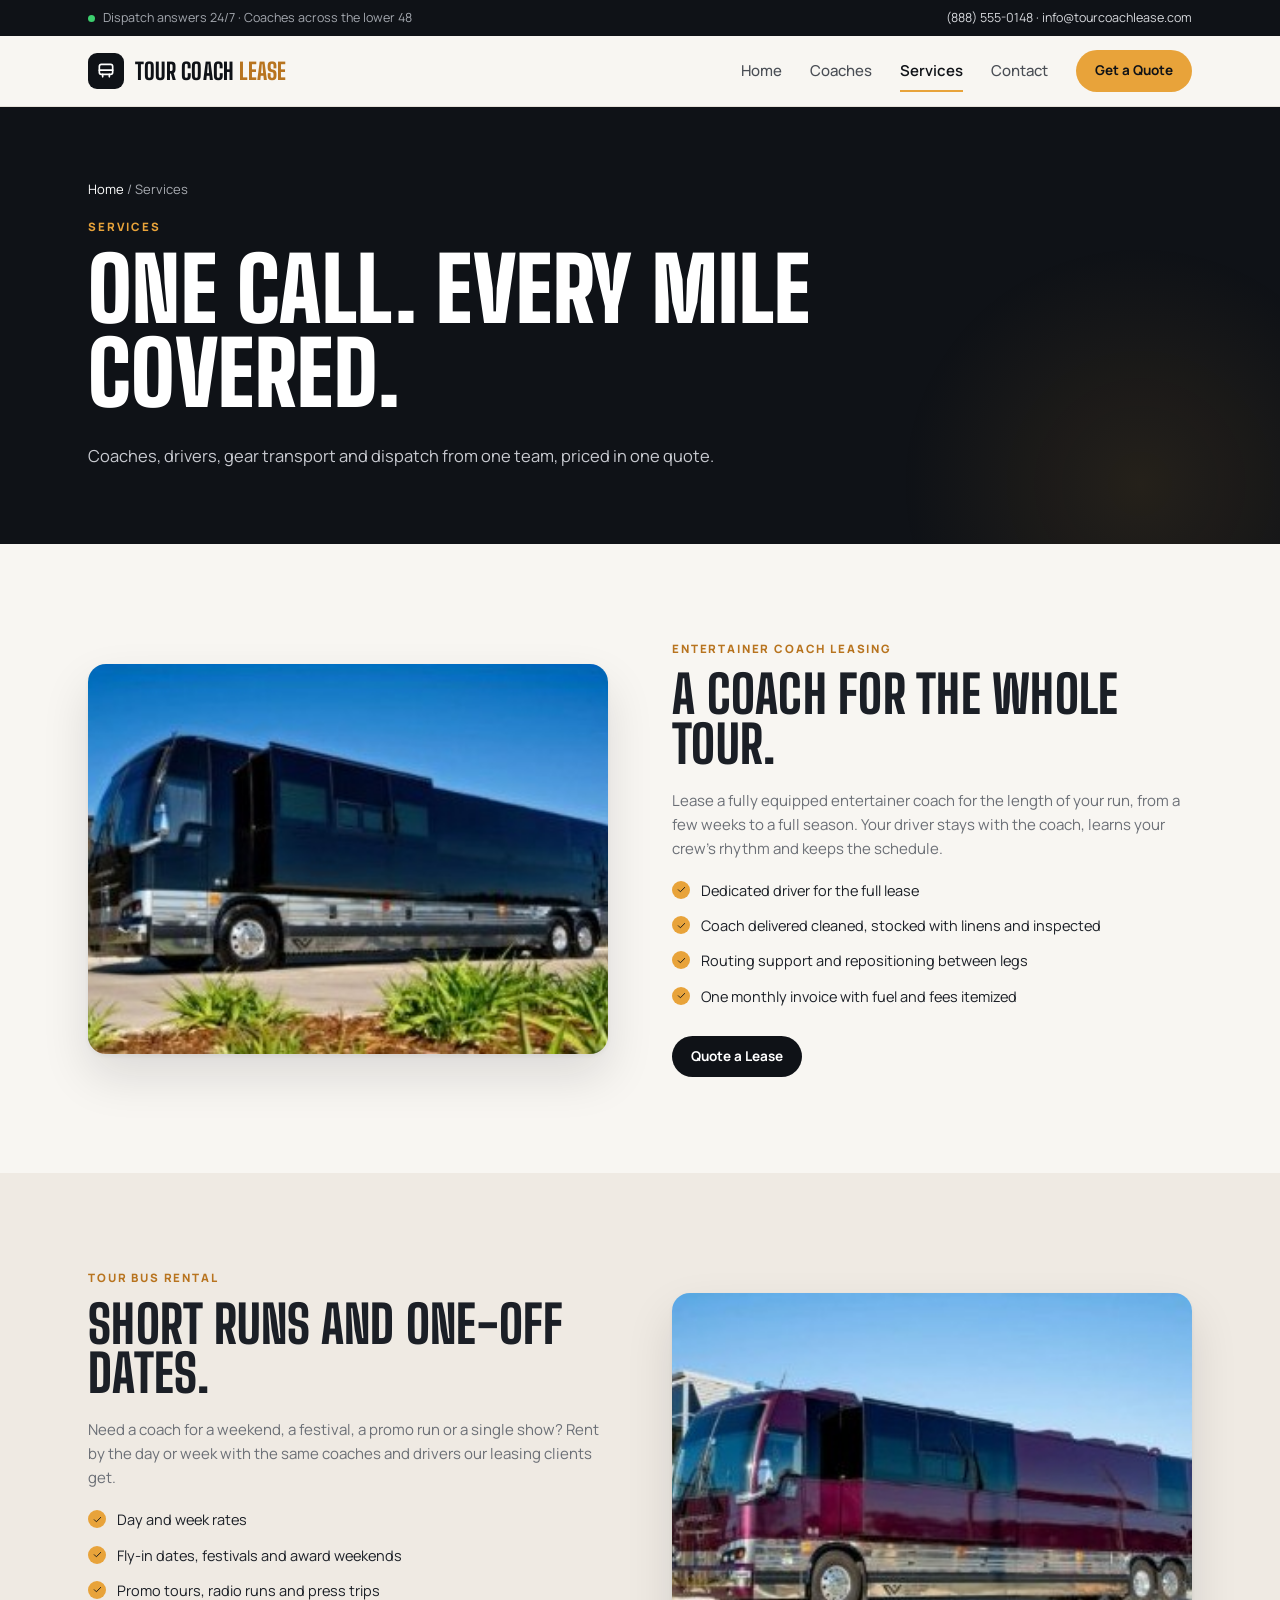
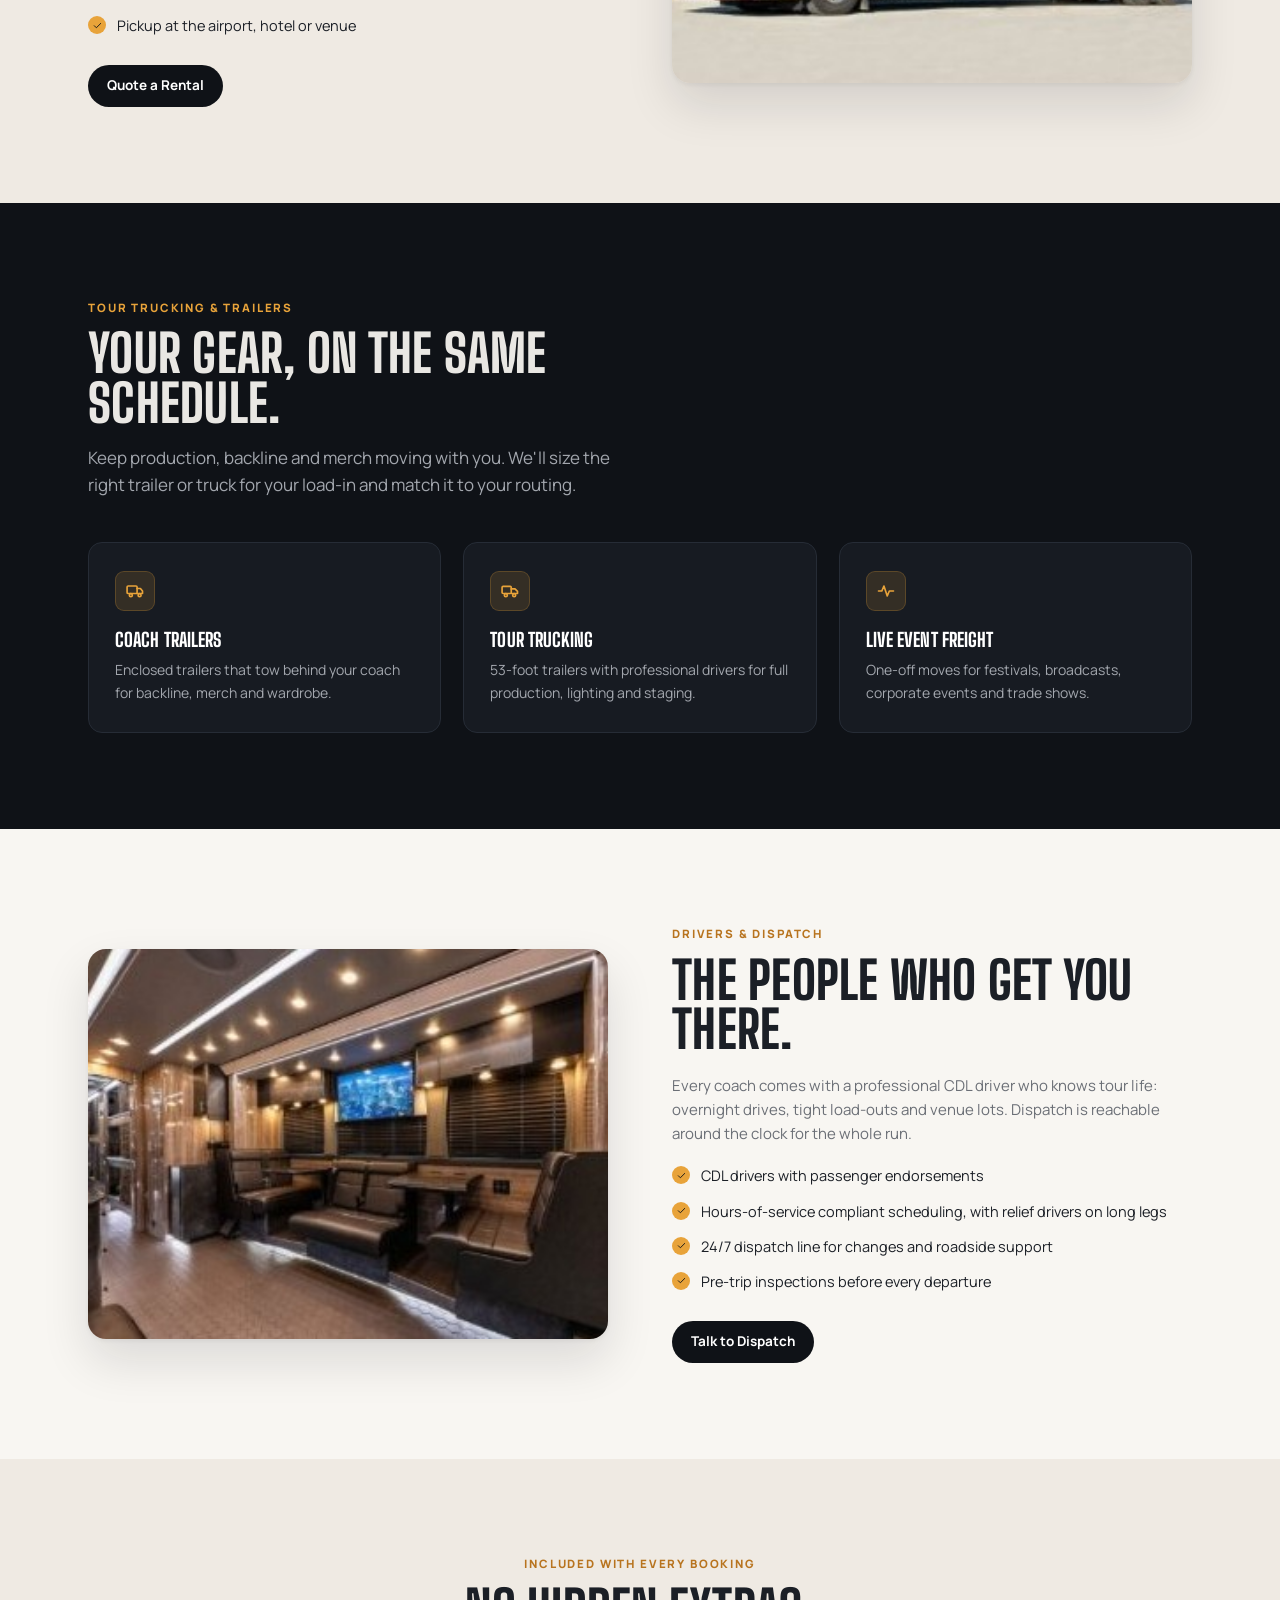
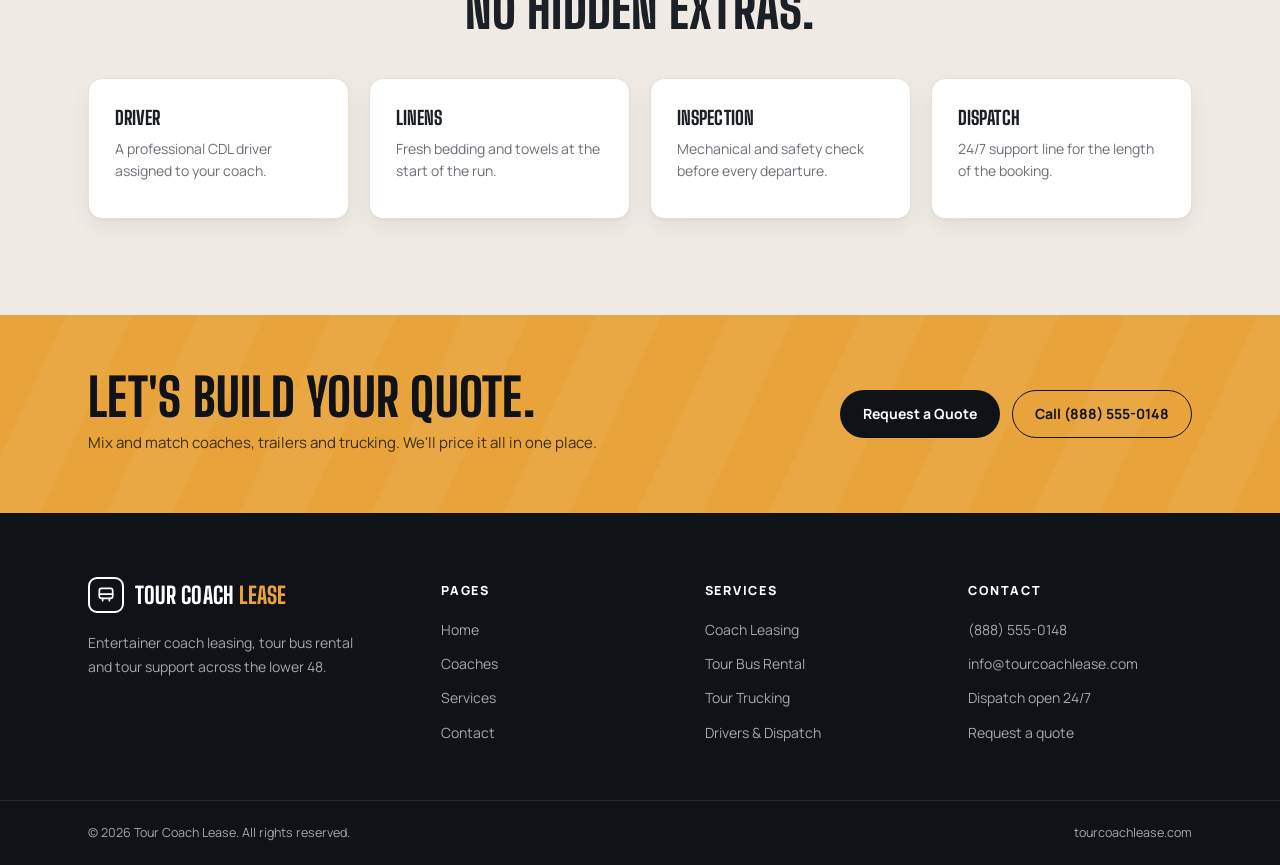
<file: services.html>
<!doctype html>
<html lang="en">
<head>
<meta charset="utf-8">
<meta name="viewport" content="width=device-width, initial-scale=1">
<title>Services | Tour Coach Lease</title>
<meta name="description" content="Coach leasing, tour bus rental, tour trucking and 24/7 drivers &amp; dispatch, priced in one quote.">
<link rel="preconnect" href="https://fonts.googleapis.com">
<link rel="preconnect" href="https://fonts.gstatic.com" crossorigin>
<link href="https://fonts.googleapis.com/css2?family=Big+Shoulders+Display:wght@700;800;900&family=Manrope:wght@400;500;600;700;800&display=swap" rel="stylesheet">
<link rel="stylesheet" href="assets/css/style.css">
</head>
<body class="page-services">

<div class="topbar">
  <div class="container topbar__inner">
    <span class="topbar__status"><i class="dot"></i>Dispatch answers 24/7 · Coaches across the lower 48</span>
    <span class="topbar__contact"><a href="tel:+18885550148">(888) 555-0148</a> · <a href="mailto:info@tourcoachlease.com">info@tourcoachlease.com</a></span>
  </div>
</div>

<header class="header" id="header">
  <div class="container header__inner">
    <a href="index.html" class="logo" aria-label="Tour Coach Lease home">
      <span class="logo__mark"><svg viewBox="0 0 24 24" fill="none" stroke="currentColor" stroke-width="2" stroke-linecap="round" stroke-linejoin="round"><rect x="4" y="4" width="16" height="12" rx="2.5"/><path d="M4 11h16M8 16v3M16 16v3"/></svg></span>
      <span class="logo__text">TOUR COACH <b>LEASE</b></span>
    </a>
    <nav class="nav" id="nav" aria-label="Main">
              <a href="index.html" class="nav__link">Home</a>
              <a href="coaches.html" class="nav__link">Coaches</a>
              <a href="services.html" class="nav__link is-active">Services</a>
              <a href="contact.html" class="nav__link">Contact</a>
            <a href="contact.html#quote" class="btn btn--accent btn--sm nav__cta">Get a Quote</a>
    </nav>
    <button class="burger" id="burger" aria-label="Open menu" aria-expanded="false"><span></span><span></span><span></span></button>
  </div>
</header>
<main>

<section class="page-hero">
  <div class="container">
    <div class="crumbs anim-in"><a href="index.html">Home</a> / Services</div>
    <span class="eyebrow anim-in d1">Services</span>
    <h1 class="h1 anim-in d2">One call. Every mile covered.</h1>
    <p class="anim-in d3">Coaches, drivers, gear transport and dispatch from one team, priced in one quote.</p>
  </div>
</section>

<section class="section" id="leasing">
  <div class="container split">
    <div class="split__media reveal reveal--left"><img src="assets/img/svc-black.jpg" alt="Black entertainer coach"></div>
    <div class="split__text reveal reveal--right">
      <span class="eyebrow">Entertainer coach leasing</span>
      <h2 class="h2">A coach for the whole tour.</h2>
      <p>Lease a fully equipped entertainer coach for the length of your run, from a few weeks to a full season. Your driver stays with the coach, learns your crew's rhythm and keeps the schedule.</p>
      <ul class="checks">
        <li><span class="tick__ico"><svg viewBox="0 0 24 24" fill="none" stroke="currentColor" stroke-width="2" stroke-linecap="round" stroke-linejoin="round" aria-hidden="true"><path d="M5 12.5l4.5 4.5L19 7.5"/></svg></span>Dedicated driver for the full lease</li>
        <li><span class="tick__ico"><svg viewBox="0 0 24 24" fill="none" stroke="currentColor" stroke-width="2" stroke-linecap="round" stroke-linejoin="round" aria-hidden="true"><path d="M5 12.5l4.5 4.5L19 7.5"/></svg></span>Coach delivered cleaned, stocked with linens and inspected</li>
        <li><span class="tick__ico"><svg viewBox="0 0 24 24" fill="none" stroke="currentColor" stroke-width="2" stroke-linecap="round" stroke-linejoin="round" aria-hidden="true"><path d="M5 12.5l4.5 4.5L19 7.5"/></svg></span>Routing support and repositioning between legs</li>
        <li><span class="tick__ico"><svg viewBox="0 0 24 24" fill="none" stroke="currentColor" stroke-width="2" stroke-linecap="round" stroke-linejoin="round" aria-hidden="true"><path d="M5 12.5l4.5 4.5L19 7.5"/></svg></span>One monthly invoice with fuel and fees itemized</li>
      </ul>
      <a href="contact.html?service=leasing#quote" class="btn btn--dark btn--sm">Quote a Lease</a>
    </div>
  </div>
</section>

<section class="section section--sand" id="rental">
  <div class="container split split--rev">
    <div class="split__media reveal reveal--right"><img src="assets/img/svc-maroon.jpg" alt="Maroon tour bus"></div>
    <div class="split__text reveal reveal--left">
      <span class="eyebrow">Tour bus rental</span>
      <h2 class="h2">Short runs and one-off dates.</h2>
      <p>Need a coach for a weekend, a festival, a promo run or a single show? Rent by the day or week with the same coaches and drivers our leasing clients get.</p>
      <ul class="checks">
        <li><span class="tick__ico"><svg viewBox="0 0 24 24" fill="none" stroke="currentColor" stroke-width="2" stroke-linecap="round" stroke-linejoin="round" aria-hidden="true"><path d="M5 12.5l4.5 4.5L19 7.5"/></svg></span>Day and week rates</li>
        <li><span class="tick__ico"><svg viewBox="0 0 24 24" fill="none" stroke="currentColor" stroke-width="2" stroke-linecap="round" stroke-linejoin="round" aria-hidden="true"><path d="M5 12.5l4.5 4.5L19 7.5"/></svg></span>Fly-in dates, festivals and award weekends</li>
        <li><span class="tick__ico"><svg viewBox="0 0 24 24" fill="none" stroke="currentColor" stroke-width="2" stroke-linecap="round" stroke-linejoin="round" aria-hidden="true"><path d="M5 12.5l4.5 4.5L19 7.5"/></svg></span>Promo tours, radio runs and press trips</li>
        <li><span class="tick__ico"><svg viewBox="0 0 24 24" fill="none" stroke="currentColor" stroke-width="2" stroke-linecap="round" stroke-linejoin="round" aria-hidden="true"><path d="M5 12.5l4.5 4.5L19 7.5"/></svg></span>Pickup at the airport, hotel or venue</li>
      </ul>
      <a href="contact.html?service=rental#quote" class="btn btn--dark btn--sm">Quote a Rental</a>
    </div>
  </div>
</section>

<section class="section section--dark on-dark" id="trucking">
  <div class="container">
    <div class="section__head reveal">
      <span class="eyebrow">Tour trucking &amp; trailers</span>
      <h2 class="h2">Your gear, on the same<br>schedule.</h2>
      <p class="lead">Keep production, backline and merch moving with you. We'll size the right trailer or truck for your load-in and match it to your routing.</p>
    </div>
    <div class="grid-3 stagger">
      <div class="feature feature--dark"><div class="ico ico--soft"><svg viewBox="0 0 24 24" fill="none" stroke="currentColor" stroke-width="2" stroke-linecap="round" stroke-linejoin="round" aria-hidden="true"><rect x="2.5" y="6" width="12" height="9" rx="1.3"/><path d="M14.5 9h4l2.5 3v3h-7"/><circle cx="7" cy="17" r="1.8"/><circle cx="17.5" cy="17" r="1.8"/></svg></div><h3 class="h4">Coach trailers</h3><p>Enclosed trailers that tow behind your coach for backline, merch and wardrobe.</p></div>
      <div class="feature feature--dark"><div class="ico ico--soft"><svg viewBox="0 0 24 24" fill="none" stroke="currentColor" stroke-width="2" stroke-linecap="round" stroke-linejoin="round" aria-hidden="true"><rect x="2.5" y="6.5" width="11" height="8.5" rx="1.2"/><path d="M13.5 9.5h4.5l3 3v2.5h-7.5"/><circle cx="7" cy="17" r="1.8"/><circle cx="17" cy="17" r="1.8"/></svg></div><h3 class="h4">Tour trucking</h3><p>53-foot trailers with professional drivers for full production, lighting and staging.</p></div>
      <div class="feature feature--dark"><div class="ico ico--soft"><svg viewBox="0 0 24 24" fill="none" stroke="currentColor" stroke-width="2" stroke-linecap="round" stroke-linejoin="round" aria-hidden="true"><path d="M3 12h4l2.5-6 4 12 2.5-6H21"/></svg></div><h3 class="h4">Live event freight</h3><p>One-off moves for festivals, broadcasts, corporate events and trade shows.</p></div>
    </div>
  </div>
</section>

<section class="section" id="drivers">
  <div class="container split">
    <div class="split__media reveal reveal--left"><img src="assets/img/svc-interior.jpg" alt="Coach lounge with TV"></div>
    <div class="split__text reveal reveal--right">
      <span class="eyebrow">Drivers &amp; dispatch</span>
      <h2 class="h2">The people who get you there.</h2>
      <p>Every coach comes with a professional CDL driver who knows tour life: overnight drives, tight load-outs and venue lots. Dispatch is reachable around the clock for the whole run.</p>
      <ul class="checks">
        <li><span class="tick__ico"><svg viewBox="0 0 24 24" fill="none" stroke="currentColor" stroke-width="2" stroke-linecap="round" stroke-linejoin="round" aria-hidden="true"><path d="M5 12.5l4.5 4.5L19 7.5"/></svg></span>CDL drivers with passenger endorsements</li>
        <li><span class="tick__ico"><svg viewBox="0 0 24 24" fill="none" stroke="currentColor" stroke-width="2" stroke-linecap="round" stroke-linejoin="round" aria-hidden="true"><path d="M5 12.5l4.5 4.5L19 7.5"/></svg></span>Hours-of-service compliant scheduling, with relief drivers on long legs</li>
        <li><span class="tick__ico"><svg viewBox="0 0 24 24" fill="none" stroke="currentColor" stroke-width="2" stroke-linecap="round" stroke-linejoin="round" aria-hidden="true"><path d="M5 12.5l4.5 4.5L19 7.5"/></svg></span>24/7 dispatch line for changes and roadside support</li>
        <li><span class="tick__ico"><svg viewBox="0 0 24 24" fill="none" stroke="currentColor" stroke-width="2" stroke-linecap="round" stroke-linejoin="round" aria-hidden="true"><path d="M5 12.5l4.5 4.5L19 7.5"/></svg></span>Pre-trip inspections before every departure</li>
      </ul>
      <a href="tel:+18885550148" class="btn btn--dark btn--sm">Talk to Dispatch</a>
    </div>
  </div>
</section>

<section class="section section--sand">
  <div class="container">
    <div class="section__head section__head--center reveal">
      <span class="eyebrow">Included with every booking</span>
      <h2 class="h2">No hidden extras.</h2>
    </div>
    <div class="grid-4 stagger">
      <div class="feature feature--plain"><h3 class="h4">Driver</h3><p>A professional CDL driver assigned to your coach.</p></div>
      <div class="feature feature--plain"><h3 class="h4">Linens</h3><p>Fresh bedding and towels at the start of the run.</p></div>
      <div class="feature feature--plain"><h3 class="h4">Inspection</h3><p>Mechanical and safety check before every departure.</p></div>
      <div class="feature feature--plain"><h3 class="h4">Dispatch</h3><p>24/7 support line for the length of the booking.</p></div>
    </div>
  </div>
</section>

<section class="cta">
  <div class="container cta__inner reveal">
    <div>
      <h2 class="h2">Let&#039;s build your quote.</h2>
      <p>Mix and match coaches, trailers and trucking. We&#039;ll price it all in one place.</p>
    </div>
    <div class="cta__actions">
      <a href="contact.html#quote" class="btn btn--dark">Request a Quote</a>
      <a href="tel:+18885550148" class="btn btn--outline-dark">Call (888) 555-0148</a>
    </div>
  </div>
</section>
</main>

<footer class="footer">
  <div class="container footer__grid">
    <div class="footer__brand">
      <a href="index.html" class="logo logo--light">
        <span class="logo__mark"><svg viewBox="0 0 24 24" fill="none" stroke="currentColor" stroke-width="2" stroke-linecap="round" stroke-linejoin="round"><rect x="4" y="4" width="16" height="12" rx="2.5"/><path d="M4 11h16M8 16v3M16 16v3"/></svg></span>
        <span class="logo__text">TOUR COACH <b>LEASE</b></span>
      </a>
      <p>Entertainer coach leasing, tour bus rental and tour support across the lower 48.</p>
    </div>
    <div>
      <h4>Pages</h4>
      <ul><li><a href="index.html">Home</a></li><li><a href="coaches.html">Coaches</a></li><li><a href="services.html">Services</a></li><li><a href="contact.html">Contact</a></li></ul>
    </div>
    <div>
      <h4>Services</h4>
      <ul>
        <li><a href="services.html#leasing">Coach Leasing</a></li>
        <li><a href="services.html#rental">Tour Bus Rental</a></li>
        <li><a href="services.html#trucking">Tour Trucking</a></li>
        <li><a href="services.html#drivers">Drivers &amp; Dispatch</a></li>
      </ul>
    </div>
    <div>
      <h4>Contact</h4>
      <ul>
        <li><a href="tel:+18885550148">(888) 555-0148</a></li>
        <li><a href="mailto:info@tourcoachlease.com">info@tourcoachlease.com</a></li>
        <li>Dispatch open 24/7</li>
        <li><a href="contact.html#quote">Request a quote</a></li>
      </ul>
    </div>
  </div>
  <div class="footer__bottom">
    <div class="container footer__bottom-inner">
      <span>© 2026 Tour Coach Lease. All rights reserved.</span>
      <span>tourcoachlease.com</span>
    </div>
  </div>
</footer>

<button class="to-top" id="toTop" aria-label="Back to top"><svg viewBox="0 0 24 24" fill="none" stroke="currentColor" stroke-width="2.4" stroke-linecap="round" stroke-linejoin="round"><path d="M6 15l6-6 6 6"/></svg></button>
<script src="assets/js/main.js"></script>
</body>
</html>
</file>
<file: assets/css/style.css>
/* ==========================================================
   Tour Coach Lease — main stylesheet
   ========================================================== */
:root{
  --ink:#0f1217;
  --ink-2:#171b22;
  --ink-3:#1d222b;
  --line-dark:#262c36;
  --cream:#f8f6f2;
  --sand:#efeae3;
  --white:#ffffff;
  --text:#1b1f26;
  --muted:#6b6f76;
  --muted-light:#a3a7ae;
  --accent:#e8a33a;
  --accent-deep:#b8741f;
  --line:#e6e1d9;
  --radius:14px;
  --radius-lg:18px;
  --shadow:0 1px 2px rgba(15,18,23,.04),0 8px 24px rgba(15,18,23,.06);
  --shadow-lg:0 2px 4px rgba(15,18,23,.05),0 22px 48px rgba(15,18,23,.12);
  --head:'Big Shoulders Display',Impact,'Arial Narrow',sans-serif;
  --body:'Manrope',system-ui,-apple-system,Segoe UI,Roboto,sans-serif;
  --ease:cubic-bezier(.2,.7,.2,1);
}
*,*::before,*::after{box-sizing:border-box}
html{scroll-behavior:smooth}
body{margin:0;font-family:var(--body);color:var(--text);background:var(--cream);font-size:15px;line-height:1.6;-webkit-font-smoothing:antialiased;overflow-x:hidden}
img{max-width:100%;display:block}
a{color:inherit;text-decoration:none}
button,input,select,textarea{font:inherit;color:inherit}
.container{width:min(1104px,100% - 48px);margin-inline:auto}
@media (max-width:600px){.container{width:calc(100% - 32px)}}

/* ---------- Type ---------- */
.h1,.h2,.h3,.h4{font-family:var(--head);text-transform:uppercase;font-weight:800;line-height:.95;letter-spacing:.005em;margin:0}
.h1{font-size:clamp(48px,7.4vw,88px);font-weight:900}
.h2{font-size:clamp(36px,4.6vw,52px)}
.h3{font-size:24px;font-weight:800}
.h4{font-size:19px;font-weight:800}
.eyebrow{display:block;font-size:11.5px;letter-spacing:.16em;font-weight:800;text-transform:uppercase;color:var(--accent-deep);margin-bottom:12px}
.on-dark .eyebrow,.hero .eyebrow,.page-hero .eyebrow{color:var(--accent)}
.lead{font-size:17px;color:var(--muted);max-width:560px}
.hl{color:var(--accent)}

/* ---------- Buttons ---------- */
.btn{display:inline-flex;align-items:center;justify-content:center;gap:8px;padding:12px 22px;border-radius:999px;font-weight:700;font-size:14px;border:1.5px solid transparent;cursor:pointer;transition:transform .25s var(--ease),background .25s,color .25s,box-shadow .25s,border-color .25s;white-space:nowrap;position:relative;overflow:hidden}
.btn:hover{transform:translateY(-2px)}
.btn:active{transform:translateY(0)}
.btn--sm{padding:9px 18px;font-size:13.5px}
.btn--accent{background:var(--accent);color:var(--ink)}
.btn--accent:hover{box-shadow:0 10px 24px rgba(232,163,58,.35)}
.btn--dark{background:var(--ink);color:#fff}
.btn--dark:hover{box-shadow:0 10px 24px rgba(15,18,23,.25)}
.btn--ghost{border-color:rgba(255,255,255,.85);color:#fff}
.btn--ghost:hover{background:#fff;color:var(--ink)}
.btn--outline-dark{border-color:var(--ink);color:var(--ink)}
.btn--outline-dark:hover{background:var(--ink);color:#fff}
.btn--block{width:100%}
.btn::after{content:"";position:absolute;inset:0;background:linear-gradient(110deg,transparent 30%,rgba(255,255,255,.35) 50%,transparent 70%);transform:translateX(-120%);transition:transform .7s var(--ease)}
.btn--accent:hover::after,.btn--dark:hover::after{transform:translateX(120%)}

/* ---------- Topbar & header ---------- */
.topbar{background:var(--ink);color:#d6d8dc;font-size:12.5px}
.topbar__inner{display:flex;justify-content:space-between;align-items:center;height:36px;gap:16px}
.topbar a:hover{color:var(--accent)}
.topbar__status{display:flex;align-items:center;gap:8px;color:var(--muted-light)}
.dot{width:7px;height:7px;border-radius:50%;background:#3ccf6e;display:inline-block;box-shadow:0 0 0 0 rgba(60,207,110,.6);animation:pulse 2s infinite}
@keyframes pulse{0%{box-shadow:0 0 0 0 rgba(60,207,110,.55)}70%{box-shadow:0 0 0 7px rgba(60,207,110,0)}100%{box-shadow:0 0 0 0 rgba(60,207,110,0)}}
@media (max-width:760px){.topbar__status{display:none}.topbar__inner{justify-content:center}}

.header{position:sticky;top:0;z-index:50;background:rgba(248,246,242,.96);backdrop-filter:blur(10px);border-bottom:1px solid var(--line);transition:box-shadow .3s}
.header.is-scrolled{box-shadow:0 6px 24px rgba(15,18,23,.08)}
.header__inner{display:flex;align-items:center;justify-content:space-between;height:70px;transition:height .3s}
.header.is-scrolled .header__inner{height:60px}
.logo{display:flex;align-items:center;gap:11px}
.logo__mark{width:36px;height:36px;border-radius:9px;background:var(--ink);color:#fff;display:grid;place-items:center;transition:transform .4s var(--ease)}
.logo__mark svg{width:20px;height:20px}
.logo:hover .logo__mark{transform:rotate(-8deg) scale(1.05)}
.logo__text{font-family:var(--head);font-weight:800;font-size:23px;letter-spacing:.01em;color:var(--ink)}
.logo__text b{color:var(--accent-deep);font-weight:800}
.logo--light .logo__mark{background:transparent;border:2px solid #fff}
.logo--light .logo__text{color:#fff}
.logo--light .logo__text b{color:var(--accent)}

.nav{display:flex;align-items:center;gap:28px}
.nav__link{font-size:15px;color:#4a4e55;font-weight:500;position:relative;padding:6px 0;transition:color .2s}
.nav__link::after{content:"";position:absolute;left:0;right:0;bottom:-3px;height:2px;background:var(--accent);transform:scaleX(0);transform-origin:left;transition:transform .35s var(--ease)}
.nav__link:hover{color:var(--ink)}
.nav__link:hover::after,.nav__link.is-active::after{transform:scaleX(1)}
.nav__link.is-active{color:var(--ink);font-weight:600}
.burger{display:none;width:42px;height:42px;border:0;background:none;cursor:pointer;flex-direction:column;justify-content:center;gap:5px;padding:9px}
.burger span{display:block;height:2px;background:var(--ink);border-radius:2px;transition:transform .3s,opacity .3s}
.burger.is-open span:nth-child(1){transform:translateY(7px) rotate(45deg)}
.burger.is-open span:nth-child(2){opacity:0}
.burger.is-open span:nth-child(3){transform:translateY(-7px) rotate(-45deg)}
@media (max-width:860px){
  .burger{display:flex}
  .nav{position:absolute;top:100%;left:0;right:0;flex-direction:column;align-items:stretch;gap:0;background:var(--cream);border-bottom:1px solid var(--line);padding:8px 24px 20px;clip-path:inset(0 0 100% 0);transition:clip-path .45s var(--ease);box-shadow:0 20px 30px rgba(15,18,23,.08)}
  .nav.is-open{clip-path:inset(0 0 0 0)}
  .nav__link{padding:14px 0;border-bottom:1px solid var(--line)}
  .nav__link::after{display:none}
  .nav__cta{margin-top:16px}
}

/* ---------- Sections ---------- */
.section{padding:96px 0}
.section--sand{background:var(--sand)}
.section--dark{background:var(--ink);color:#e9e7e3}
.section--dark .lead{color:var(--muted-light)}
.section__head{margin-bottom:44px}
.section__head .lead{margin-top:16px}
.section__head--center{text-align:center}
.section__head--center .lead{margin-inline:auto}
@media (max-width:700px){.section{padding:72px 0}}

/* ---------- Home hero ---------- */
.hero{background:var(--ink);color:#fff;padding:88px 0 96px;position:relative;overflow:hidden}
.hero::before{content:"";position:absolute;width:620px;height:620px;right:-140px;top:-180px;background:radial-gradient(circle,rgba(232,163,58,.13),transparent 65%);pointer-events:none;animation:float 12s ease-in-out infinite}
@keyframes float{0%,100%{transform:translate(0,0)}50%{transform:translate(-40px,30px)}}
.hero__grid{display:grid;grid-template-columns:1.05fr 1fr;gap:56px;align-items:center;position:relative}
.hero .h1{font-size:clamp(52px,6.6vw,88px)}
.hero__text p{color:#c8cad0;font-size:16.5px;max-width:540px;margin:24px 0 30px}
.hero__actions{display:flex;gap:12px;flex-wrap:wrap}
.hero__ticks{display:flex;flex-wrap:wrap;gap:12px 26px;margin-top:34px;font-size:14px;color:#dcdde0}
.tick{display:inline-flex;align-items:center;gap:8px}
.tick__ico{width:18px;height:18px;border-radius:50%;background:var(--accent);display:grid;place-items:center;flex:none}
.tick__ico svg{width:11px;height:11px;stroke:var(--ink)}
.hero__media{position:relative}
.hero__img{border-radius:var(--radius-lg);overflow:hidden;aspect-ratio:3/2;box-shadow:0 30px 60px rgba(0,0,0,.4)}
.hero__img img{width:100%;height:100%;object-fit:cover;transform:scale(1.08);animation:heroZoom 1.6s var(--ease) forwards}
@keyframes heroZoom{to{transform:scale(1)}}
.hero__badge{position:absolute;left:-22px;bottom:28px;background:#fff;color:var(--ink);border-radius:12px;padding:14px 18px;box-shadow:var(--shadow-lg);animation:bob 4s ease-in-out infinite}
.hero__badge strong{font-family:var(--head);font-size:24px;text-transform:uppercase;display:block;line-height:1}
.hero__badge span{font-size:12.5px;color:var(--muted)}
@keyframes bob{0%,100%{transform:translateY(0)}50%{transform:translateY(-8px)}}
@media (max-width:900px){.hero__grid{grid-template-columns:1fr}.hero__badge{left:14px}}

/* Hero text entrance */
.anim-in{opacity:0;transform:translateY(26px);animation:in .9s var(--ease) forwards}
.anim-in.d1{animation-delay:.1s}.anim-in.d2{animation-delay:.22s}.anim-in.d3{animation-delay:.34s}.anim-in.d4{animation-delay:.46s}.anim-in.d5{animation-delay:.58s}
@keyframes in{to{opacity:1;transform:none}}

/* ---------- Feature strip ---------- */
.strip{background:#fff;border-bottom:1px solid var(--line)}
.strip__grid{display:grid;grid-template-columns:repeat(4,1fr)}
.strip__item{padding:30px 26px;border-right:1px solid var(--line);transition:background .3s}
.strip__item:first-child{padding-left:0}
.strip__item:last-child{border-right:0}
.strip__item:hover{background:var(--cream)}
.strip__item p{margin:6px 0 0;font-size:13px;color:var(--muted)}
@media (max-width:860px){.strip__grid{grid-template-columns:1fr 1fr}.strip__item{padding:24px 18px!important;border-bottom:1px solid var(--line)}.strip__item:nth-child(2n){border-right:0}}

/* ---------- Cards ---------- */
.grid-3{display:grid;grid-template-columns:repeat(3,1fr);gap:22px}
.grid-4{display:grid;grid-template-columns:repeat(4,1fr);gap:20px}
@media (max-width:980px){.grid-4{grid-template-columns:repeat(2,1fr)}}
@media (max-width:860px){.grid-3{grid-template-columns:1fr}}
@media (max-width:520px){.grid-4{grid-template-columns:1fr}}

.card{background:#fff;border:1px solid var(--line);border-radius:var(--radius);overflow:hidden;box-shadow:var(--shadow);transition:transform .45s var(--ease),box-shadow .45s var(--ease)}
.card:hover{transform:translateY(-6px);box-shadow:var(--shadow-lg)}
.card__img{aspect-ratio:3/2;overflow:hidden}
.card__img img{width:100%;height:100%;object-fit:cover;transition:transform .9s var(--ease)}
.card:hover .card__img img{transform:scale(1.07)}
.card__body{padding:24px 24px 26px}
.card__body p{color:var(--muted);font-size:14px;margin:12px 0 18px}
.link-arrow{color:var(--accent-deep);font-weight:700;font-size:14px;display:inline-flex;align-items:center;gap:6px}
.link-arrow span{transition:transform .3s var(--ease)}
.link-arrow:hover span{transform:translateX(5px)}

/* icon tile */
.ico{width:40px;height:40px;border-radius:9px;background:var(--ink);color:var(--accent);display:grid;place-items:center;margin-bottom:20px;transition:transform .4s var(--ease)}
.ico svg{width:20px;height:20px}
.ico--soft{background:rgba(232,163,58,.14);border:1px solid rgba(232,163,58,.22)}
.feature{background:#fff;border:1px solid var(--line);border-radius:var(--radius);padding:28px 26px;box-shadow:var(--shadow);transition:transform .45s var(--ease),box-shadow .45s var(--ease),border-color .3s}
.feature:hover{transform:translateY(-6px);box-shadow:var(--shadow-lg);border-color:rgba(232,163,58,.5)}
.feature:hover .ico{transform:rotate(-8deg) scale(1.08)}
.feature p{color:var(--muted);font-size:14px;margin:10px 0 0}
.feature--dark{background:var(--ink-2);border-color:var(--line-dark);box-shadow:none;color:#fff}
.feature--dark p{color:var(--muted-light)}
.feature--dark:hover{box-shadow:0 20px 40px rgba(0,0,0,.35);background:var(--ink-3)}
.feature--plain{padding:30px 26px 36px}

/* ---------- Split section ---------- */
.split{display:grid;grid-template-columns:1fr 1fr;gap:64px;align-items:center}
.split--rev .split__media{order:2}
.split__media{border-radius:var(--radius-lg);overflow:hidden;box-shadow:var(--shadow-lg);aspect-ratio:4/3}
.split__media img{width:100%;height:100%;object-fit:cover;transition:transform 1.2s var(--ease)}
.split__media:hover img{transform:scale(1.05)}
.split__text > p{color:var(--muted);font-size:15px;margin:20px 0 18px;max-width:520px}
.checks{list-style:none;padding:0;margin:0 0 28px;display:grid;gap:12px}
.checks li{display:flex;gap:11px;align-items:flex-start;font-size:14.5px}
.checks .tick__ico{margin-top:2px}
@media (max-width:860px){.split{grid-template-columns:1fr;gap:36px}.split--rev .split__media{order:0}}

/* ---------- Steps ---------- */
.steps{display:grid;grid-template-columns:repeat(4,1fr);gap:28px}
.step__num{display:flex;align-items:center;gap:14px;font-family:var(--head);font-size:44px;font-weight:800;color:var(--accent);line-height:1;margin-bottom:18px}
.step__num::after{content:"";flex:1;height:0;border-top:2px dashed var(--line-dark);transform:scaleX(0);transform-origin:left;transition:transform 1s var(--ease) .3s}
.step.is-visible .step__num::after{transform:scaleX(1)}
.step:last-child .step__num::after{display:none}
.step p{color:var(--muted-light);font-size:14px;margin:10px 0 0}
@media (max-width:860px){.steps{grid-template-columns:1fr 1fr}.step__num::after{display:none}}
@media (max-width:520px){.steps{grid-template-columns:1fr}}

/* ---------- Pills ---------- */
.pills{display:flex;flex-wrap:wrap;gap:12px;justify-content:center;max-width:860px;margin-inline:auto}
.pill{background:#fff;border:1px solid var(--line);border-radius:999px;padding:10px 20px;font-size:14px;font-weight:600;transition:all .3s var(--ease)}
.pill:hover{background:var(--ink);color:#fff;border-color:var(--ink);transform:translateY(-3px)}

/* ---------- CTA ---------- */
.cta{background:var(--accent);padding:58px 0;position:relative;overflow:hidden}
.cta::before{content:"";position:absolute;inset:0;background:repeating-linear-gradient(115deg,transparent 0 60px,rgba(255,255,255,.05) 60px 120px);animation:slide 18s linear infinite}
@keyframes slide{to{background-position:400px 0}}
.cta__inner{display:flex;align-items:center;justify-content:space-between;gap:28px;position:relative;flex-wrap:wrap}
.cta .h2{color:var(--ink)}
.cta p{margin:8px 0 0;color:#3b2c14;font-size:15px}
.cta__actions{display:flex;gap:12px;flex-wrap:wrap}

/* ---------- Footer ---------- */
.footer{background:var(--ink);color:var(--muted-light);font-size:14px}
.footer__grid{display:grid;grid-template-columns:1.4fr 1fr 1fr 1fr;gap:40px;padding:64px 0 56px}
.footer__brand p{max-width:290px;margin:18px 0 0;line-height:1.65}
.footer h4{color:#fff;font-size:12.5px;letter-spacing:.14em;text-transform:uppercase;margin:4px 0 18px;font-weight:800}
.footer ul{list-style:none;padding:0;margin:0;display:grid;gap:12px}
.footer ul a{transition:color .2s,padding .3s var(--ease)}
.footer ul a:hover{color:var(--accent);padding-left:4px}
.footer__bottom{border-top:1px solid var(--line-dark)}
.footer__bottom-inner{display:flex;justify-content:space-between;padding:22px 0;font-size:12.5px;gap:12px;flex-wrap:wrap}
@media (max-width:860px){.footer__grid{grid-template-columns:1fr 1fr}.footer__brand{grid-column:1/-1}}

.to-top{position:fixed;right:22px;bottom:22px;width:44px;height:44px;border-radius:50%;border:0;background:var(--accent);color:var(--ink);display:grid;place-items:center;cursor:pointer;box-shadow:var(--shadow-lg);opacity:0;transform:translateY(20px);pointer-events:none;transition:all .35s var(--ease);z-index:40}
.to-top svg{width:20px;height:20px}
.to-top.is-visible{opacity:1;transform:none;pointer-events:auto}
.to-top:hover{transform:translateY(-3px)}

/* ---------- Inner page hero ---------- */
.page-hero{background:var(--ink);color:#fff;padding:72px 0 74px;position:relative;overflow:hidden}
.page-hero::after{content:"";position:absolute;right:-120px;bottom:-200px;width:520px;height:520px;background:radial-gradient(circle,rgba(232,163,58,.1),transparent 65%);animation:float 14s ease-in-out infinite;pointer-events:none}
.crumbs{font-size:13px;color:#a8abb1;margin-bottom:18px}
.crumbs a{color:#fff}
.crumbs a:hover{color:var(--accent)}
.page-hero .h1{max-width:900px}
.page-hero p{color:#c8cad0;font-size:16.5px;max-width:720px;margin:28px 0 0}

/* ---------- Fleet (coaches) ---------- */
.coach .card__body{padding:20px 16px 18px}
.coach__tag{font-size:11px;letter-spacing:.13em;text-transform:uppercase;color:var(--accent-deep);font-weight:800;margin:6px 0 14px;display:block}
.specs{list-style:none;padding:0;margin:0 0 18px}
.specs li{display:flex;justify-content:space-between;gap:12px;padding:10px 0;border-top:1px solid var(--line);font-size:13px}
.specs li:last-child{border-bottom:1px solid var(--line)}
.specs span{color:var(--muted)}
.specs strong{font-weight:700;text-align:right}

.gallery{display:grid;grid-template-columns:repeat(4,1fr);grid-auto-rows:clamp(110px,13vw,150px);gap:10px}
.gallery__item{position:relative;border-radius:10px;overflow:hidden;cursor:zoom-in;border:0;padding:0;margin:0;background:#ddd}
.gallery__item--big{grid-column:span 2;grid-row:span 2}
.gallery__item img{width:100%;height:100%;object-fit:cover;transition:transform .8s var(--ease),filter .5s}
.gallery__item:hover img{transform:scale(1.08);filter:brightness(1.08)}
.gallery__item figcaption{position:absolute;left:10px;bottom:10px;background:rgba(15,18,23,.82);color:#fff;font-size:11.5px;font-weight:700;padding:4px 9px;border-radius:5px;transition:transform .35s var(--ease)}
.gallery__item:hover figcaption{transform:translateY(-3px)}
@media (max-width:760px){.gallery{grid-template-columns:1fr 1fr}.gallery{grid-auto-rows:120px}.gallery__item--big{grid-column:span 2;grid-row:span 2}}

.lightbox{position:fixed;inset:0;background:rgba(10,12,16,.92);z-index:100;display:flex;align-items:center;justify-content:center;opacity:0;pointer-events:none;transition:opacity .35s}
.lightbox.is-open{opacity:1;pointer-events:auto}
.lightbox__fig{margin:0;max-width:min(1000px,90vw);transform:scale(.94);transition:transform .45s var(--ease)}
.lightbox.is-open .lightbox__fig{transform:none}
.lightbox__fig img{width:100%;max-height:78vh;object-fit:contain;border-radius:10px}
.lightbox__fig figcaption{color:#fff;text-align:center;margin-top:14px;font-weight:600}
.lightbox button{position:absolute;background:rgba(255,255,255,.1);border:0;color:#fff;width:48px;height:48px;border-radius:50%;cursor:pointer;font-size:22px;display:grid;place-items:center;transition:background .2s}
.lightbox button:hover{background:var(--accent);color:var(--ink)}
.lb-close{top:22px;right:22px}
.lb-prev{left:22px;top:50%;transform:translateY(-50%)}
.lb-next{right:22px;top:50%;transform:translateY(-50%)}

/* ---------- Contact ---------- */
.contact-grid{display:grid;grid-template-columns:1.4fr 1fr;gap:48px;align-items:start}
@media (max-width:900px){.contact-grid{grid-template-columns:1fr}}
.form-card{background:#fff;border:1px solid var(--line);border-radius:var(--radius-lg);padding:34px 34px 34px;box-shadow:var(--shadow)}
.form-card .h2{font-size:36px;margin-bottom:22px}
.form-grid{display:grid;grid-template-columns:1fr 1fr;gap:22px 18px}
.field{display:flex;flex-direction:column;gap:8px}
.field--full{grid-column:1/-1}
.field label{font-size:13px;font-weight:700}
.field label small{font-weight:500;color:var(--muted);font-size:11px}
.field input,.field select,.field textarea{width:100%;background:var(--cream);border:1px solid #ddd6cb;border-radius:9px;padding:12px 14px;font-size:15px;transition:border-color .25s,box-shadow .25s,background .25s;outline:none}
.field textarea{min-height:116px;resize:vertical}
.field input:focus,.field select:focus,.field textarea:focus{border-color:var(--accent);background:#fff;box-shadow:0 0 0 4px rgba(232,163,58,.18)}
.field.has-error input,.field.has-error select{border-color:#d4553b;box-shadow:0 0 0 4px rgba(212,85,59,.12);animation:shake .4s}
.field__err{font-size:12px;color:#c0432a;min-height:0}
@keyframes shake{20%,60%{transform:translateX(-5px)}40%,80%{transform:translateX(5px)}}
.form-foot{display:flex;align-items:center;gap:18px;margin-top:24px;flex-wrap:wrap}
.form-foot p{margin:0;font-size:12.5px;color:var(--muted)}
.hp{position:absolute;left:-9999px;opacity:0}
@media (max-width:600px){.form-grid{grid-template-columns:1fr}.form-card{padding:26px 20px}}
.btn.is-loading{pointer-events:none;opacity:.85}
.btn.is-loading::before{content:"";width:14px;height:14px;border:2px solid currentColor;border-right-color:transparent;border-radius:50%;animation:spin .7s linear infinite}
@keyframes spin{to{transform:rotate(360deg)}}
.alert{border-radius:10px;padding:14px 16px;font-size:14px;margin-bottom:18px;display:flex;gap:10px;align-items:flex-start;animation:in .5s var(--ease)}
.alert--ok{background:#ecf7ef;color:#1d6b38;border:1px solid #bfe3ca}
.alert--err{background:#fdf0ec;color:#9b3520;border:1px solid #f1c6b9}

.info-stack{display:grid;gap:16px}
.info{display:flex;gap:16px;background:#fff;border:1px solid var(--line);border-radius:var(--radius);padding:22px 22px;box-shadow:var(--shadow);transition:transform .4s var(--ease),box-shadow .4s}
.info:hover{transform:translateX(6px);box-shadow:var(--shadow-lg)}
.info .ico{margin:0;width:46px;height:46px;flex:none}
.info h3{font-size:21px;margin-bottom:6px}
.info a{font-weight:700;color:#3c4048;display:block;margin-bottom:2px}
.info a:hover{color:var(--accent-deep)}
.info p{margin:0;color:var(--muted);font-size:14.5px}

.faq{max-width:800px;margin-inline:auto}
.faq__item{border-bottom:1px solid #ddd5c9}
.faq__q{width:100%;background:none;border:0;display:flex;justify-content:space-between;align-items:center;gap:20px;padding:24px 0;font-size:17px;font-weight:700;text-align:left;cursor:pointer;color:var(--text)}
.faq__q:hover{color:var(--accent-deep)}
.faq__icon{width:18px;height:18px;position:relative;flex:none}
.faq__icon::before,.faq__icon::after{content:"";position:absolute;left:50%;top:50%;width:14px;height:2px;background:var(--accent-deep);transform:translate(-50%,-50%);transition:transform .35s var(--ease)}
.faq__icon::after{transform:translate(-50%,-50%) rotate(90deg)}
.faq__item.is-open .faq__icon::after{transform:translate(-50%,-50%) rotate(0)}
.faq__a{display:grid;grid-template-rows:0fr;transition:grid-template-rows .4s var(--ease)}
.faq__item.is-open .faq__a{grid-template-rows:1fr}
.faq__a > div{overflow:hidden}
.faq__a p{margin:0 0 24px;color:var(--muted);max-width:680px}

/* ---------- Scroll reveal ---------- */
.reveal{opacity:0;transform:translateY(34px);transition:opacity .9s var(--ease),transform .9s var(--ease)}
.reveal--left{transform:translateX(-40px)}
.reveal--right{transform:translateX(40px)}
.reveal--zoom{transform:scale(.94)}
.reveal.is-visible{opacity:1;transform:none}
.stagger > *{opacity:0;transform:translateY(28px);transition:opacity .8s var(--ease),transform .8s var(--ease)}
.stagger.is-visible > *{opacity:1;transform:none}
.stagger.is-visible > *:nth-child(2){transition-delay:.1s}
.stagger.is-visible > *:nth-child(3){transition-delay:.2s}
.stagger.is-visible > *:nth-child(4){transition-delay:.3s}
.stagger.is-visible > *:nth-child(5){transition-delay:.4s}
.stagger.is-visible > *:nth-child(6){transition-delay:.5s}
.stagger.is-visible > *:nth-child(7){transition-delay:.6s}
.stagger.is-visible > *:nth-child(8){transition-delay:.7s}
.stagger.is-visible > *:nth-child(9){transition-delay:.8s}
.no-js .reveal,.no-js .stagger > *{opacity:1;transform:none}

@media (prefers-reduced-motion:reduce){
  *,*::before,*::after{animation:none!important;transition:none!important}
  .reveal,.stagger > *,.anim-in{opacity:1!important;transform:none!important}
  html{scroll-behavior:auto}
}
</file>
